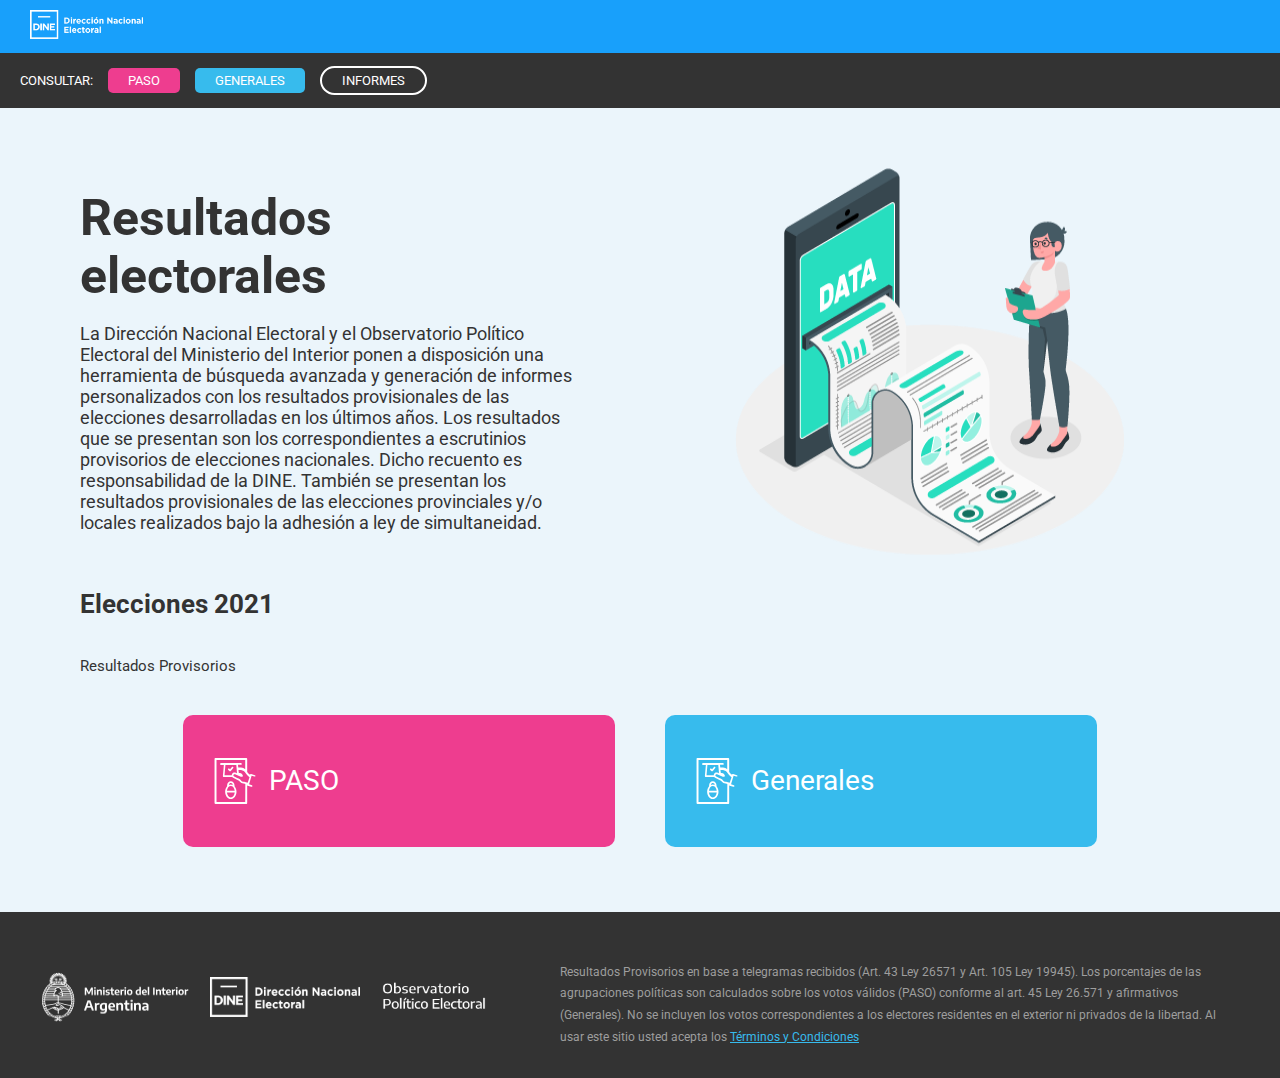
<file: index.html>
<!DOCTYPE html>
<html lang="es">

<head>
    <meta charset="UTF-8" />
    <meta name="viewport" content="width=device-width, initial-scale=1.0" />
    <link rel="shortcut icon" href="img/icons/favicon-16x16.png" type="image/png">
    <title>Sistema de Publicación de Resultados Electorales</title>

    <!-- Estilos CSS -->
    <link rel="stylesheet" href="css/common.css">
    <link rel="stylesheet" href="css/pages/index.css" />
</head>

<body>
    <header>
        <!--Barra de logo portal-->
        <div id="header-page">
            <div id="header-page-contenido">
            <a href="index.html"><img src="img/logo_DINE.png" alt="logo" id="logo"></a>
            </div>
        </div>
        <!--Barra de menú principal-->
        <div>
            <ul class="barra-menu">
                <li>CONSULTAR:</li>
                <li><a id="barra-menu-paso" href="paso.html"> paso </a></li>
                <li><a id="barra-menu-generales" href="generales.html"> generales </a></li>
                <li><a id="barra-menu-informes" href="informes.html"> informes</a></li>
            </ul>
        </div>
    </header>

    <!-- Contenido principal de la página -->
    <main>
        <section id="sec-titulo">
            <div id="sec-titulo-texto">
                <!--Seccion para agregar una palicula favorita por codigo-->
                <h2 id="sec-titulo-h2">Resultados electorales</h2>
                <p id="sec-titulo-p">La Dirección Nacional Electoral y el Observatorio Político Electoral del
                    Ministerio
                    del Interior ponen a disposición una herramienta de búsqueda avanzada y generación
                    de informes personalizados con los resultados provisionales de las elecciones
                    desarrolladas en los últimos años.

                    Los resultados que se presentan son los correspondientes a escrutinios provisorios de
                    elecciones nacionales. Dicho recuento es responsabilidad de la DINE. También se
                    presentan los resultados provisionales de las elecciones provinciales y/o locales
                    realizados bajo la adhesión a ley de simultaneidad.</p>
            </div>
            <div id="sec-titulo-img">
                <img src="img/sec_titulo_img.png" alt="sec-titulo-img" width="400px" height="410px">
            </div>
        </section>
        <!--<section id="sec-messages">

        </section>-->
        <section id="sec-contenido">
            <!--Seccion para contenido de la página-->
            <div id="sec-contenido-texto">
                <h1 id="sec-contenido-h1">Elecciones 2021</h1>
                <p id="sec-contenido-p">Resultados Provisorios</p>
            </div>

            <div id="botones-paso-generales">
                <a href="paso.html">
                    <div id="paso"> <svg version="1.1" id="Capa_1" xmlns="http://www.w3.org/2000/svg"
                            xmlns:xlink="http://www.w3.org/1999/xlink" x="0px" y="0px" width="841.889px"
                            height="595.281px" viewBox="0 0 841.889 595.281" enable-background="new 0 0 841.889 595.281"
                            xml:space="preserve" class="v-icon__component theme--light"
                            style="font-size: 70px; height: 70px; width: 70px;">
                            <g>
                                <path fill="#FFFFFF"
                                    d="M671.434,227.503l-43.614-14.145c-2.358-1.179-4.716-1.179-8.252,1.179 c-2.357,1.179-4.715,3.536-4.715,5.894l-1.179,3.536c-9.431-8.251-22.396-20.039-34.185-35.363V31.827 c0-7.072-5.894-11.788-11.788-11.788H198.746c-7.073,0-11.788,5.895-11.788,11.788v530.448c0,7.072,4.715,11.787,11.788,11.787 h368.955c7.073,0,11.788-4.715,11.788-11.787V348.917c1.179,2.357,3.536,3.536,4.715,4.716l44.794,14.145c1.179,0,2.357,0,3.536,0 c4.715,0,8.251-2.357,9.43-7.072s-1.179-10.609-5.894-12.967l0,0l-34.185-11.787l30.648-102.554l34.185,10.608l0,0 c4.715,1.179,10.608-1.179,12.966-7.072C679.685,234.576,676.149,228.682,671.434,227.503z M555.914,550.487H210.533V43.615 h345.381v113.162c-29.47-25.934-77.799-21.218-83.693-20.039l-3.536-34.185h35.363c5.894,0,10.609-4.715,10.609-10.609 c0-5.894-4.716-10.608-10.609-10.608H262.4c-4.715,2.357-9.43,7.072-9.43,12.966c0,5.895,4.715,10.609,10.608,10.609h35.363 l-11.787,132.022c0,2.357,1.179,5.894,2.357,8.251c2.357,2.358,4.715,3.537,7.072,3.537h103.731 c5.895,9.43,15.324,12.966,16.503,14.145c0,0,29.47,15.324,51.866,24.755c12.967,5.894,15.324,9.43,20.039,14.145 c2.357,3.537,5.894,7.073,10.609,10.609c14.146,12.967,34.185,14.146,40.078,15.324l17.682,4.715L555.914,550.487z M456.897,203.927l-8.251-3.536c-1.179-1.179-17.682-8.251-31.827-3.536c-8.251,2.357-14.145,8.251-18.86,17.682 c-2.357,4.715-3.536,8.251-3.536,12.967h-87.229l10.608-122.593h130.844L456.897,203.927z M585.383,319.448l-42.436-11.788 c-1.179,0-2.357,0-3.536,0c0,0-17.682,0-28.291-9.431c-3.536-3.536-5.894-7.072-8.251-9.43 c-5.894-7.073-11.788-12.967-27.112-20.039c-22.396-9.431-50.687-24.755-51.865-24.755c0,0-7.073-3.536-9.431-9.43 c-1.179-3.536-1.179-7.072,1.179-10.609c2.357-4.715,4.716-5.894,7.073-7.072c5.894-2.357,14.145,1.179,17.682,2.357l62.475,25.933 c4.715,1.18,15.324,4.716,22.396-2.357c4.715-4.715,3.536-11.787-2.357-21.218c-10.609-16.503-29.469-20.039-37.721-20.039 c-1.179,0-2.357,0-2.357,0c-1.179,0-2.357,0-3.536,0l0,0l-4.716-36.542l-1.179-8.251c0,0,0,0,1.179,09c0,0,56.581-8.252,76.621,24.754c15.323,25.933,38.899,50.688,56.58,62.475L585.383,319.448z">
                                </path>
                                <path fill="#FFFFFF"
                                    d="M368.49,179.174c2.357,1.179,3.536,2.357,5.894,2.357l0,0l0,0c3.536,0,5.895-1.179,8.252-3.536 l29.469-35.363c3.536-4.715,2.357-10.609-1.179-14.146c-2.357-1.179-4.715-2.357-7.072-2.357c-2.358,0-4.716,1.179-7.073,3.536 l-12.966,15.324l-9.431,11.788l-5.894-4.716l-4.715-3.536c-4.716-3.536-10.609-2.357-14.146,2.357 c-3.536,4.716-2.357,10.609,2.357,14.146L368.49,179.174z">
                                </path>
                                <path fill="#FFFFFF"
                                    d="M427.428,359.526c0-2.357,0-3.536,0-5.894c0,0,0,0,0-1.18l0,0l0,0c0-28.29-20.039-50.688-44.793-50.688 c-24.755,0-44.794,22.397-44.794,50.688l0,0l0,0c0,2.358,0,4.716,0,7.073c-14.145,16.503-23.575,40.078-23.575,67.189l0,0l0,0 c0,48.33,30.648,88.408,68.369,88.408c37.72,0,68.368-40.078,68.368-88.408l0,0l0,0 C451.003,399.604,441.573,376.029,427.428,359.526z M382.635,495.085c-23.576,0-43.615-25.933-47.151-57.76h94.302 C427.428,469.152,407.389,495.085,382.635,495.085z M406.21,344.202c-7.073-3.536-15.324-5.894-23.575-5.894 c-8.252,0-16.503,2.357-23.576,5.894c3.537-12.967,12.967-21.218,23.576-21.218C394.422,321.805,403.853,331.235,406.21,344.202z M382.635,358.347c23.575,0,43.614,24.754,47.15,57.76h-94.302C339.02,383.101,359.059,358.347,382.635,358.347z">
                                </path>
                            </g>
                        </svg> PASO
                    </div>
                </a>

                <a href="generales.html">
                    <div id="generales"><svg version="1.1" id="Capa_1" xmlns="http://www.w3.org/2000/svg"
                            xmlns:xlink="http://www.w3.org/1999/xlink" x="0px" y="0px" width="841.889px"
                            height="595.281px" viewBox="0 0 841.889 595.281" enable-background="new 0 0 841.889 595.281"
                            xml:space="preserve" class="v-icon__component theme--light"
                            style="font-size: 70px; height: 70px; width: 70px;">
                            <g>
                                <path fill="#FFFFFF"
                                    d="M671.434,227.503l-43.614-14.145c-2.358-1.179-4.716-1.179-8.252,1.179 c-2.357,1.179-4.715,3.536-4.715,5.894l-1.179,3.536c-9.431-8.251-22.396-20.039-34.185-35.363V31.827 c0-7.072-5.894-11.788-11.788-11.788H198.746c-7.073,0-11.788,5.895-11.788,11.788v530.448c0,7.072,4.715,11.787,11.788,11.787 h368.955c7.073,0,11.788-4.715,11.788-11.787V348.917c1.179,2.357,3.536,3.536,4.715,4.716l44.794,14.145c1.179,0,2.357,0,3.536,0 c4.715,0,8.251-2.357,9.43-7.072s-1.179-10.609-5.894-12.967l0,0l-34.185-11.787l30.648-102.554l34.185,10.608l0,0 c4.715,1.179,10.608-1.179,12.966-7.072C679.685,234.576,676.149,228.682,671.434,227.503z M555.914,550.487H210.533V43.615 h345.381v113.162c-29.47-25.934-77.799-21.218-83.693-20.039l-3.536-34.185h35.363c5.894,0,10.609-4.715,10.609-10.609 c0-5.894-4.716-10.608-10.609-10.608H262.4c-4.715,2.357-9.43,7.072-9.43,12.966c0,5.895,4.715,10.609,10.608,10.609h35.363 l-11.787,132.022c0,2.357,1.179,5.894,2.357,8.251c2.357,2.358,4.715,3.537,7.072,3.537h103.731 c5.895,9.43,15.324,12.966,16.503,14.145c0,0,29.47,15.324,51.866,24.755c12.967,5.894,15.324,9.43,20.039,14.145 c2.357,3.537,5.894,7.073,10.609,10.609c14.146,12.967,34.185,14.146,40.078,15.324l17.682,4.715L555.914,550.487z M456.897,203.927l-8.251-3.536c-1.179-1.179-17.682-8.251-31.827-3.536c-8.251,2.357-14.145,8.251-18.86,17.682 c-2.357,4.715-3.536,8.251-3.536,12.967h-87.229l10.608-122.593h130.844L456.897,203.927z M585.383,319.448l-42.436-11.788 c-1.179,0-2.357,0-3.536,0c0,0-17.682,0-28.291-9.431c-3.536-3.536-5.894-7.072-8.251-9.43 c-5.894-7.073-11.788-12.967-27.112-20.039c-22.396-9.431-50.687-24.755-51.865-24.755c0,0-7.073-3.536-9.431-9.43 c-1.179-3.536-1.179-7.072,1.179-10.609c2.357-4.715,4.716-5.894,7.073-7.072c5.894-2.357,14.145,1.179,17.682,2.357l62.475,25.933 c4.715,1.18,15.324,4.716,22.396-2.357c4.715-4.715,3.536-11.787-2.357-21.218c-10.609-16.503-29.469-20.039-37.721-20.039 c-1.179,0-2.357,0-2.357,0c-1.179,0-2.357,0-3.536,0l0,0l-4.716-36.542l-1.179-8.251c0,0,0,0,1.179,09c0,0,56.581-8.252,76.621,24.754c15.323,25.933,38.899,50.688,56.58,62.475L585.383,319.448z">
                                </path>
                                <path fill="#FFFFFF"
                                    d="M368.49,179.174c2.357,1.179,3.536,2.357,5.894,2.357l0,0l0,0c3.536,0,5.895-1.179,8.252-3.536 l29.469-35.363c3.536-4.715,2.357-10.609-1.179-14.146c-2.357-1.179-4.715-2.357-7.072-2.357c-2.358,0-4.716,1.179-7.073,3.536 l-12.966,15.324l-9.431,11.788l-5.894-4.716l-4.715-3.536c-4.716-3.536-10.609-2.357-14.146,2.357 c-3.536,4.716-2.357,10.609,2.357,14.146L368.49,179.174z">
                                </path>
                                <path fill="#FFFFFF"
                                    d="M427.428,359.526c0-2.357,0-3.536,0-5.894c0,0,0,0,0-1.18l0,0l0,0c0-28.29-20.039-50.688-44.793-50.688 c-24.755,0-44.794,22.397-44.794,50.688l0,0l0,0c0,2.358,0,4.716,0,7.073c-14.145,16.503-23.575,40.078-23.575,67.189l0,0l0,0 c0,48.33,30.648,88.408,68.369,88.408c37.72,0,68.368-40.078,68.368-88.408l0,0l0,0 C451.003,399.604,441.573,376.029,427.428,359.526z M382.635,495.085c-23.576,0-43.615-25.933-47.151-57.76h94.302 C427.428,469.152,407.389,495.085,382.635,495.085z M406.21,344.202c-7.073-3.536-15.324-5.894-23.575-5.894 c-8.252,0-16.503,2.357-23.576,5.894c3.537-12.967,12.967-21.218,23.576-21.218C394.422,321.805,403.853,331.235,406.21,344.202z M382.635,358.347c23.575,0,43.614,24.754,47.15,57.76h-94.302C339.02,383.101,359.059,358.347,382.635,358.347z">
                                </path>
                            </g>
                        </svg> Generales
                    </div>
                </a>
            </div>
        </section>
    </main>

    <!--Pie de página-->
    <footer class="footer">
        <div class="footer-img">
            <img src="img/icons/logo_ministerio.png" alt="Ministerio-del-Interior_pluma" width="150" height="50">
            <img src="img/icons/Logo_DINE_negativo.a88f983e.png" alt="Logo_DINE_negativo" class="logo_dine"
                width="150px" height="40">
            <img src="img/icons/logo_observatorio.png" alt="logos_001-10" width="140" height="50">
        </div>

        <p class="footer-p">Resultados Provisorios en base a telegramas recibidos (Art. 43 Ley 26571 y Art. 105 Ley
            19945). Los
            porcentajes de las agrupaciones políticas son calculados sobre los votos válidos (PASO) conforme al art. 45
            Ley 26.571 y afirmativos (Generales). No se incluyen los votos correspondientes a los electores residentes
            en el exterior ni privados de la libertad. Al usar este sitio usted acepta los <a href="term_condiciones.html" target="_blank">Términos y Condiciones</a>
        </p>
    </footer>
</body>

</html>
</file>
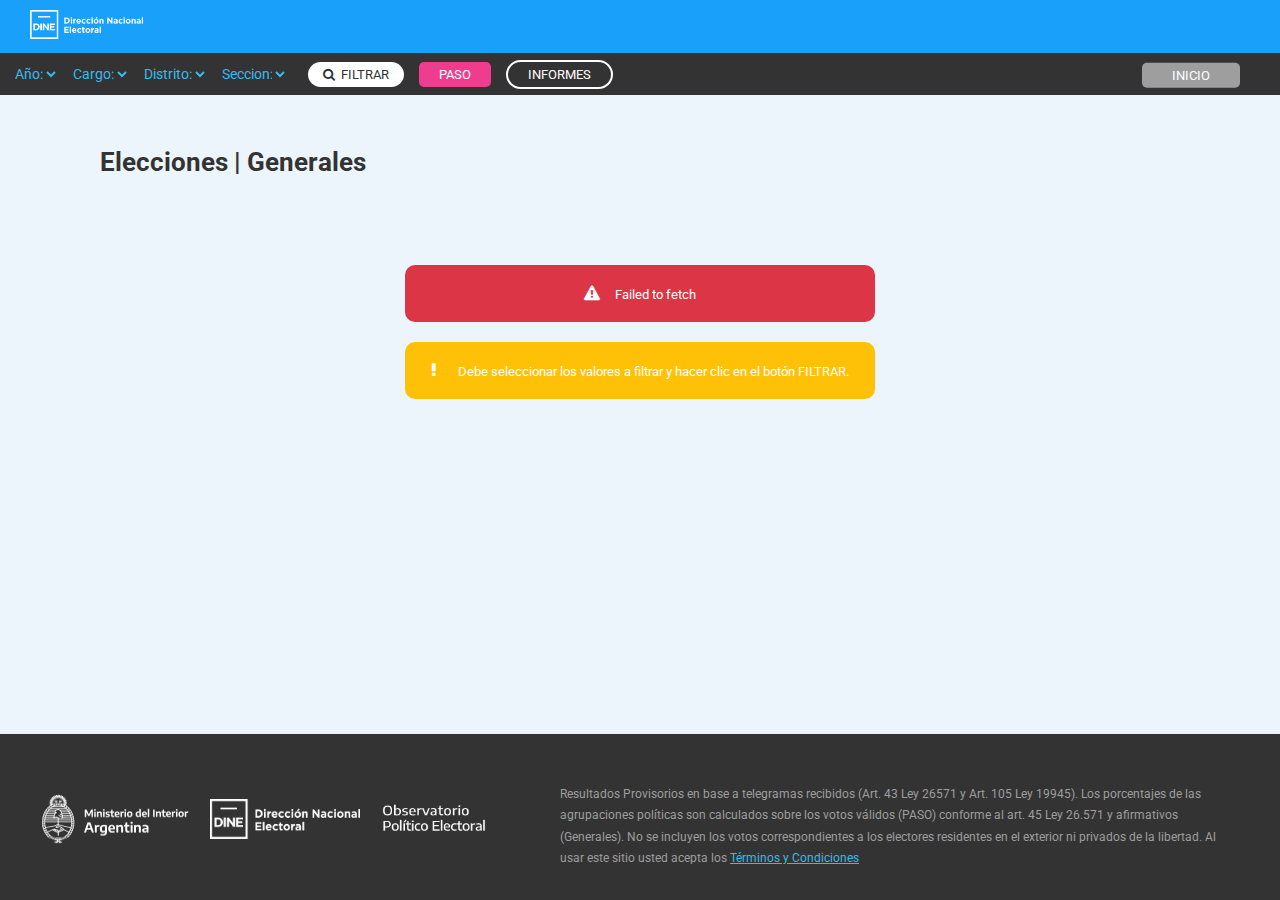
<file: generales.html>
<!DOCTYPE html>
<html lang="es">

<head>
    <meta charset="UTF-8" />
    <meta name="viewport" content="width=device-width, initial-scale=1.0" />
    <link rel="shortcut icon" type="image/png" href="img/icons/favicon-16x16.png">
    <title>Sistema de Publicación de Resultados Electorales</title>

    <!-- Estilos CSS -->
    <link rel="stylesheet" href="css/common.css" />
    <link rel="stylesheet" href="css/pages/generales.css" />

    <!--Link font awesome-->
    <link rel="stylesheet" href="https://cdnjs.cloudflare.com/ajax/libs/font-awesome/4.7.0/css/font-awesome.min.css">

    <!--Script -->
    <script src="js/common.js" defer></script>
    <script src="js/generales.js" defer> </script>
    <script src="js/colores.js" defer> </script>
    <script src="js/mapas.js" defer> </script>
</head>

<body>
    <header>
        <!--Barra de logo portal-->
        <div id="header-page">
            <div id="header-page-contenido">
                <a href="index.html"><img src="img/logo_DINE.png" alt="logo" id="logo"></a>
            </div>
        </div>
        <!--Barra de menú principal-->
        <div>
            <ul class="barra-menu">
                <form>
                    <li>
                        <select class="desplegable" id="seleccionAnio">
                            <option disabled selected value='año'> Año: </option>
                        </select>
                    </li>
                    <li>
                        <select class="desplegable" id="seleccionCargo">
                            <option disabled selected value = 'cargo'> Cargo: </option>
                        </select>
                    </li>
                    <li>
                        <select class="desplegable" id="seleccionDistrito">
                            <option disabled selected value = "distrito"> Distrito: </option>
                        </select>
                    </li>
                    <input type="hidden" id="hdSeccionProvincial" name="hdSeccionProvincial">
                    <li>
                        <select class="desplegable" id="seleccionSeccion">
                            <option disabled selected value ="seccion"> Seccion: </option>
                        </select>
                    </li>
                </form>
                <li id="barra-menu-filtrar"><i class="fa fa-search"></i>&nbsp filtrar</li>
                <li><a id="barra-menu-paso" href="paso.html"> paso </a></li>
                <li><a id="barra-menu-informes" href="informes.html"> informes</a></li>
                <li><a id="barra-menu-inicio" href="index.html"> inicio </a></li>
            </ul>
        </div>
    </header>

    <!-- Contenido principal de la página -->
    <main>
        <section id="sec-titulo">
            <h1 id="titulo-inicio">Elecciones | Generales </h1>
        </section>

        <!-- Mensajes usuario -->
        <section id="sec-mensajes">
            <div class="sec-titulo-mensajes">
                <p class="sec-titulo-exito mensaje" id="mensaje-verde"><i class="fa fa-thumbs-up" style="font-size: 16px" style = "color: white;"></i> <span id="texto-verde">&nbsp </span></p>
                <p class="sec-titulo-error mensaje" id="mensaje-rojo"><i class="fa fa-exclamation-triangle" style="font-size: 16px" style = "color: white;"></i><span id="texto-rojo">&nbsp</span></p>
                <p class="sec-titulo-imcompleto mensaje" id="mensaje-amarillo"><i class="fa fa-exclamation" style="font-size: 16px" style = "color: white;"></i><span id="texto-amarillo">&nbsp Debe seleccionar los valores a filtrar y hacer clic en el botón FILTRAR.</span></p>
            </div>
        </section>

        <!-- sec-contenido-titulo -->
        <section id="sec-titulo">
            <h1 id="titulo"></h1>
            <p id="subtitulo"></p>
            <p class="sec-titulo-imcompleto mensaje" id="mensaje-amarillo-titulo"><i class="fa fa-exclamation" style="font-size: 16px" style = "color: white;"></i><span id="texto-amarillo">&nbsp No se encontró información para la consulta realizada.</span></p>
            <p class="sec-titulo-error mensaje" id="mensaje-rojo-titulo"><i class="fa fa-exclamation-triangle" style="font-size: 16px" style = "color: white;"></i><span id="texto-rojo-titulo">&nbsp</span></p>
        </section>
        
        <!-- sec-contenido-botones -->
        <section id="sec-contenido">
            <div id="sec-contenido-botones">
                <div id="boton-informe">
                    + Agregar a informe
                </div>

                <div id="recuadro-resumen-info">
                    <div id="boton-mesas-escrutadas">
                        <div id="svg-mesas-escrutadas"><svg version="1.1" id="Capa_1" xmlns="http://www.w3.org/2000/svg"
                                xmlns:xlink="http://www.w3.org/1999/xlink" x="0px" y="0px" width="841.889px"
                                height="595.281px" viewBox="0 0 841.889 595.281"
                                enable-background="new 0 0 841.889 595.281" xml:space="preserve"
                                class="v-icon__component theme--light"
                                style="font-size: 50px; height: 50px; width: 50px; margin: 7px 8px 7px 5px;">
                                <g>
                                    <path fill="#FFFFFF"
                                        d="M671.434,227.503l-43.614-14.145c-2.358-1.179-4.716-1.179-8.252,1.179 c-2.357,1.179-4.715,3.536-4.715,5.894l-1.179,3.536c-9.431-8.251-22.396-20.039-34.185-35.363V31.827 c0-7.072-5.894-11.788-11.788-11.788H198.746c-7.073,0-11.788,5.895-11.788,11.788v530.448c0,7.072,4.715,11.787,11.788,11.787 h368.955c7.073,0,11.788-4.715,11.788-11.787V348.917c1.179,2.357,3.536,3.536,4.715,4.716l44.794,14.145c1.179,0,2.357,0,3.536,0 c4.715,0,8.251-2.357,9.43-7.072s-1.179-10.609-5.894-12.967l0,0l-34.185-11.787l30.648-102.554l34.185,10.608l0,0 c4.715,1.179,10.608-1.179,12.966-7.072C679.685,234.576,676.149,228.682,671.434,227.503z M555.914,550.487H210.533V43.615 h345.381v113.162c-29.47-25.934-77.799-21.218-83.693-20.039l-3.536-34.185h35.363c5.894,0,10.609-4.715,10.609-10.609 c0-5.894-4.716-10.608-10.609-10.608H262.4c-4.715,2.357-9.43,7.072-9.43,12.966c0,5.895,4.715,10.609,10.608,10.609h35.363 l-11.787,132.022c0,2.357,1.179,5.894,2.357,8.251c2.357,2.358,4.715,3.537,7.072,3.537h103.731 c5.895,9.43,15.324,12.966,16.503,14.145c0,0,29.47,15.324,51.866,24.755c12.967,5.894,15.324,9.43,20.039,14.145 c2.357,3.537,5.894,7.073,10.609,10.609c14.146,12.967,34.185,14.146,40.078,15.324l17.682,4.715L555.914,550.487z M456.897,203.927l-8.251-3.536c-1.179-1.179-17.682-8.251-31.827-3.536c-8.251,2.357-14.145,8.251-18.86,17.682 c-2.357,4.715-3.536,8.251-3.536,12.967h-87.229l10.608-122.593h130.844L456.897,203.927z M585.383,319.448l-42.436-11.788 c-1.179,0-2.357,0-3.536,0c0,0-17.682,0-28.291-9.431c-3.536-3.536-5.894-7.072-8.251-9.43 c-5.894-7.073-11.788-12.967-27.112-20.039c-22.396-9.431-50.687-24.755-51.865-24.755c0,0-7.073-3.536-9.431-9.43 c-1.179-3.536-1.179-7.072,1.179-10.609c2.357-4.715,4.716-5.894,7.073-7.072c5.894-2.357,14.145,1.179,17.682,2.357l62.475,25.933 c4.715,1.18,15.324,4.716,22.396-2.357c4.715-4.715,3.536-11.787-2.357-21.218c-10.609-16.503-29.469-20.039-37.721-20.039 c-1.179,0-2.357,0-2.357,0c-1.179,0-2.357,0-3.536,0l0,0l-4.716-36.542l-1.179-8.251c0,0,0,0,1.179,09c0,0,56.581-8.252,76.621,24.754c15.323,25.933,38.899,50.688,56.58,62.475L585.383,319.448z">
                                    </path>
                                    <path fill="#FFFFFF"
                                        d="M368.49,179.174c2.357,1.179,3.536,2.357,5.894,2.357l0,0l0,0c3.536,0,5.895-1.179,8.252-3.536 l29.469-35.363c3.536-4.715,2.357-10.609-1.179-14.146c-2.357-1.179-4.715-2.357-7.072-2.357c-2.358,0-4.716,1.179-7.073,3.536 l-12.966,15.324l-9.431,11.788l-5.894-4.716l-4.715-3.536c-4.716-3.536-10.609-2.357-14.146,2.357 c-3.536,4.716-2.357,10.609,2.357,14.146L368.49,179.174z">
                                    </path>
                                    <path fill="#FFFFFF"
                                        d="M427.428,359.526c0-2.357,0-3.536,0-5.894c0,0,0,0,0-1.18l0,0l0,0c0-28.29-20.039-50.688-44.793-50.688 c-24.755,0-44.794,22.397-44.794,50.688l0,0l0,0c0,2.358,0,4.716,0,7.073c-14.145,16.503-23.575,40.078-23.575,67.189l0,0l0,0 c0,48.33,30.648,88.408,68.369,88.408c37.72,0,68.368-40.078,68.368-88.408l0,0l0,0 C451.003,399.604,441.573,376.029,427.428,359.526z M382.635,495.085c-23.576,0-43.615-25.933-47.151-57.76h94.302 C427.428,469.152,407.389,495.085,382.635,495.085z M406.21,344.202c-7.073-3.536-15.324-5.894-23.575-5.894 c-8.252,0-16.503,2.357-23.576,5.894c3.537-12.967,12.967-21.218,23.576-21.218C394.422,321.805,403.853,331.235,406.21,344.202z M382.635,358.347c23.575,0,43.614,24.754,47.15,57.76h-94.302C339.02,383.101,359.059,358.347,382.635,358.347z">
                                    </path>
                                </g>
                            </svg>
                        </div>
                        <div class="texto-porcentaje">
                            <p id="texto-mesas-escrutadas">Mesas Escrutadas</p>
                            <p id="porcentaje-mesas-escrutadas"></p>
                        </div>
                    </div>

                    <div id="boton-electores">
                        <div id="svg-electores"><svg version="1.1" id="Layer_1" xmlns="http://www.w3.org/2000/svg"
                                xmlns:xlink="http://www.w3.org/1999/xlink" x="0px" y="0px" width="841.889px"
                                height="595.281px" viewBox="0 0 841.889 595.281"
                                enable-background="new 0 0 841.889 595.281" xml:space="preserve"
                                class="v-icon__component theme--light"
                                style="font-size: 50px; height: 50px; width: 50px; margin-right: 5px;">
                                <title>comunidad</title>
                                <path fill="#FFFFFF"
                                    d="M462.824,342.115h-0.59c-3.125-1.252-6.67-0.854-9.438,1.062c-10.771,7.341-23.424,11.436-36.453,11.797
                                                                    c-13.2-0.436-26.022-4.519-37.043-11.797c-2.89-1.642-6.43-1.642-9.319,0c-54.148,26.779-76.682,98.859-71.845,112.897
                                                                    c0.632,1.725,1.735,3.237,3.186,4.365c34.136,22.816,73.983,35.608,115.021,36.925c41.28-0.521,81.446-13.472,115.257-37.161
                                                                    c1.454-1.173,2.557-2.724,3.186-4.482C539.387,440.739,516.973,368.659,462.824,342.115z M458.813,359.693
                                                                    c5.067,2.88,9.848,6.237,14.275,10.027l-21.707,27.016l-21.353-26.426c10.135-1.979,19.866-5.647,28.784-10.854V359.693z
                                                                    M434.039,395.084l-17.342,20.999c0,0,0,0.59,0,0.826c0,0.235,0,0,0-0.826l-17.224-20.999l17.578-21.471L434.039,395.084z
                                                                    M373.992,359.693c8.952,5.199,18.728,8.83,28.902,10.735l-21.588,26.308l-22.061-27.252c4.616-3.762,9.55-7.117,14.746-10.027
                                                                    V359.693z M315.007,447.464c5.307-26.169,17.715-50.372,35.863-69.957l25.6,32.088c1.272,1.329,3,2.13,4.837,2.241
                                                                    c1.824-0.022,3.548-0.841,4.719-2.241l4.837-5.898l12.977,15.69l-31.853,52.497c-20.349-4.863-39.705-13.204-57.216-24.656
                                                                    L315.007,447.464z M416.579,478.725c-10.703-0.196-21.366-1.381-31.852-3.539l31.852-52.143l32.088,52.496
                                                                    c-10.662,1.965-21.481,2.952-32.323,2.95L416.579,478.725z M461.29,472.709l-32.441-52.851l12.977-15.69l4.955,5.898
                                                                    c1.138,1.441,2.883,2.27,4.719,2.242l0,0c1.824-0.023,3.548-0.842,4.719-2.242l25.718-32.56
                                                                    c18.07,19.442,30.544,43.411,36.099,69.367c-17.312,11.868-36.609,20.539-56.979,25.6L461.29,472.709z">
                                </path>
                                <path fill="#FFFFFF" d="M416.462,340.935c45.3,0,81.753-54.856,81.753-100.157c1.717-45.184-33.521-83.204-78.705-84.92
                                                                    s-83.204,33.521-84.92,78.706c-0.078,2.07-0.078,4.144,0,6.214C334.59,286.079,371.043,340.935,416.462,340.935z M480.756,240.778
                                                                    c0,1.298,0,2.596,0,3.894c-18.168-6.606-25.364-40.229-27.842-56.98C470.381,199.714,480.797,219.574,480.756,240.778z
                                                                    M352.05,240.778c0.387-35.316,29.094-63.76,64.412-63.822c7.58,0.036,15.093,1.435,22.178,4.129
                                                                    c-5.771,25.088-21.943,46.535-44.475,58.985c-12.627,7.394-27.523,9.911-41.88,7.079C352.168,244.553,352.05,242.666,352.05,240.778
                                                                    z M362.549,260.244c13.056-0.269,25.851-3.71,37.278-10.028c19.154-10.271,34.437-26.506,43.531-46.244
                                                                    c4.719,20.645,14.864,47.188,35.392,53.087c-6.96,32.56-33.268,66.418-62.406,66.418s-54.03-32.089-61.816-63.94
                                                                    C357.182,259.952,359.863,260.188,362.549,260.244z">
                                </path>
                                <path fill="#FFFFFF"
                                    d="M542.454,249.036l0.944,3.186c0.522,1.727,0.839,3.508,0.943,5.309l0,0c-0.551,1.18-1.966,3.657-4.247,7.433
                                                                    l-1.062,1.77c-1.563,2.695-1.181,6.096,0.943,8.376c6.438,6.525,14.637,11.034,23.595,12.977c0.584,0.114,1.185,0.114,1.77,0
                                                                    c3.892,0.367,7.345-2.489,7.713-6.381c0.352-3.722-2.251-7.075-5.943-7.658c-4.577-1.021-8.934-2.859-12.859-5.427
                                                                    c1.602-2.582,2.87-5.356,3.775-8.258c0.116-1.177,0.116-2.362,0-3.539c-0.062-3.077-0.537-6.133-1.416-9.083l-0.943-3.422
                                                                    c0-1.298-0.826-2.595-1.18-3.893v-1.18c-3.318-7.425-5.047-15.462-5.073-23.595c0.729-30.418,25.977-54.486,56.395-53.759
                                                                    s54.486,25.977,53.759,56.395c-0.187,7.795-2.025,15.461-5.395,22.492l-2.124,7.433c-0.941,3.021-1.457,6.157-1.533,9.319
                                                                    c-0.116,1.177-0.116,2.362,0,3.539c-0.056,0.352-0.056,0.71,0,1.062c0.976,2.515,2.201,4.926,3.657,7.196
                                                                    c-2.936,1.979-6.159,3.49-9.556,4.483c-3.891,0.815-6.383,4.629-5.567,8.52c0.815,3.89,4.63,6.382,8.52,5.566
                                                                    c0.443-0.093,0.877-0.228,1.294-0.401c7.512-2.082,14.32-6.159,19.701-11.797c2.093-2.286,2.518-5.642,1.062-8.376l-1.062-1.77
                                                                    c-0.943-1.534-3.421-5.663-4.246-7.314v-0.59c0.017-1.81,0.336-3.604,0.943-5.309c0.59-2.478,1.298-4.837,1.77-6.371
                                                                    c15.945-34.834,0.633-75.999-34.201-91.944s-75.999-0.633-91.944,34.201c-8.279,18.087-8.396,38.857-0.319,57.036L542.454,249.036z">
                                </path>
                                <path fill="#FFFFFF"
                                    d="M642.375,297.64c-2.532-1.03-5.412-0.72-7.668,0.825c-8.872,5.963-19.276,9.24-29.965,9.438
                                                                    c-10.801-0.386-21.289-3.732-30.318-9.674c-2.138-1.544-4.956-1.771-7.313-0.59l0,0c-23.636,13.269-41.938,34.323-51.789,59.575
                                                                    c3.657,4.247,7.078,8.612,10.263,12.977c5.804-16.099,14.791-30.863,26.426-43.413l24.42,27.134
                                                                    c0.923,1.054,2.257,1.656,3.657,1.651l0,0c1.508-0.124,2.886-0.899,3.775-2.124l20.526-29.729l20.881,30.201
                                                                    c0.928,1.18,2.285,1.943,3.775,2.123l0,0c1.43-0.02,2.79-0.615,3.774-1.651l24.893-27.134c15.105,16.03,25.513,35.905,30.082,57.452
                                                                    c-24.783,16.33-53.728,25.214-83.405,25.6c-22.516-0.792-44.649-6.045-65.12-15.454c3.217,5.863,6.131,11.888,8.73,18.05
                                                                    c18.353,6.987,37.713,10.971,57.334,11.797c33.779-0.463,66.647-11.022,94.376-30.318c1.199-0.993,2.098-2.301,2.596-3.775
                                                                    C705.608,378.923,687.204,319.819,642.375,297.64z M579.615,342.705l-20.881-22.65c3.726-2.86,7.67-5.425,11.797-7.668
                                                                    c7.562,4.349,15.827,7.343,24.42,8.848L579.615,342.705z M629.989,342.705l-14.864-21.353c8.595-1.564,16.855-4.598,24.42-8.966
                                                                    c4.164,2.182,8.113,4.749,11.797,7.668L629.989,342.705z"></path>
                                <path fill="#FFFFFF"
                                    d="M628.337,190.877c-1.385-2.284-4.359-3.014-6.644-1.628c-1.115,0.676-1.91,1.773-2.204,3.044
                                                                    c-6.253,27.959-24.774,29.492-39.639,30.79c-8.729,0.708-18.639,1.651-18.639,11.207c0,24.185,19.465,53.323,43.53,53.323
                                                                    c24.066,0,43.649-29.139,43.649-53.323C643.531,219.045,636.794,204.462,628.337,190.877z M604.743,278.057
                                                                    c-17.932,0-33.976-24.42-34.094-43.649c3.214-1.169,6.607-1.768,10.027-1.77c13.213-1.18,34.447-2.949,44.711-27.251
                                                                    c5.456,9.175,9.925,18.903,13.331,29.021C638.719,253.637,622.792,278.057,604.743,278.057z">
                                </path>
                                <path fill="#FFFFFF"
                                    d="M313.709,362.996c3.304-4.011,6.843-7.903,10.5-11.797c-10.078-22.699-27.316-41.47-49.076-53.44l0,0
                                                                    c-2.572-1.03-5.487-0.721-7.786,0.825c-8.815,5.99-19.19,9.271-29.847,9.438c-10.771-0.347-21.232-3.697-30.2-9.674
                                                                    c-2.422-1.345-5.365-1.345-7.786,0c-44.476,22.061-62.879,81.046-58.985,92.606c0.544,1.449,1.483,2.717,2.713,3.657
                                                                    c28.015,18.697,60.712,29.161,94.377,30.201c16.017-0.268,31.911-2.851,47.188-7.669c1.908-5.903,4.153-11.693,6.724-17.341
                                                                    c-14.479,5.61-29.701,9.067-45.183,10.263l25.01-51.553c1.152-2.354,0.273-5.196-2.005-6.488l-10.146-5.898l21.234-27.605
                                                                    C295.008,330.396,306.432,345.669,313.709,362.996z M153.741,384.349c5.684-25.848,19.895-49.032,40.346-65.828l21.234,27.487
                                                                    l-10.146,5.898c-2.234,1.332-3.06,4.165-1.887,6.488l24.892,51.554C201.697,407.4,176.191,398.629,153.741,384.349z
                                                                    M232.192,396.146l-18.285-37.751l10.971-6.488c1.257-0.7,2.157-1.9,2.478-3.304c0.226-1.408-0.114-2.85-0.943-4.011l-24.303-32.088
                                                                    l0,0c9.059,5.185,19.108,8.401,29.493,9.438c0.472,22.65,0.708,55.564,0.59,73.731V396.146z M247.764,344.593
                                                                    c-1.677,2.163-1.283,5.275,0.879,6.952c0.171,0.132,0.35,0.253,0.536,0.362l10.972,6.488l-17.932,38.341c0-12.505,0-35.392,0-74.204
                                                                    c10.56-1.072,20.771-4.369,29.965-9.673l0,0L247.764,344.593z">
                                </path>
                                <path fill="#FFFFFF"
                                    d="M180.521,255.171c5.19,10.382,23.594,41.525,56.743,41.525c33.15,0,51.554-31.144,56.744-41.525
                                                                    c7.55-3.822,12.906-10.921,14.511-19.229c4.03-10.152,3.024-21.612-2.714-30.908c-1.321-1.697-2.869-3.205-4.601-4.482
                                                                    c-9.042-35.281-44.972-56.552-80.253-47.51c-23.321,5.977-41.532,24.188-47.509,47.51c-1.962,1.255-3.68,2.854-5.073,4.719
                                                                    c-5.66,9.234-6.664,20.588-2.713,30.672C167.249,244.36,172.775,251.508,180.521,255.171z M180.521,214.235
                                                                    c1.003-1.31,2.491-2.16,4.129-2.359l0,0c0.77,0.139,1.506-0.372,1.645-1.142c0.003-0.013,0.005-0.025,0.007-0.038
                                                                    c3.3-27.756,28.475-47.581,56.23-44.281c23.217,2.76,41.521,21.064,44.28,44.281c0.178,0.805,0.959,1.325,1.77,1.18
                                                                    c1.693,0.124,3.247,0.987,4.247,2.359c1.651,2.241,3.067,7.078,0,17.342c-1.415,4.954-4.247,10.735-8.848,9.438
                                                                    c-0.716-0.241-1.494,0.122-1.77,0.825c-7.668,19.584-24.892,39.284-45.772,39.284s-38.223-19.818-45.891-39.52
                                                                    c-0.238-0.571-0.797-0.944-1.416-0.944l0,0c-4.601,1.534-7.55-4.364-8.966-9.319c-2.595-10.027-1.18-14.864,0.473-17.105H180.521z">
                                </path>
                            </svg>
                        </div>
                        <div class="texto-porcentaje">
                            <p id="texto-electores">Electores</p>
                            <p id="porcentaje-electores"></p>
                        </div>
                    </div>

                    <div id="boton-participacion-escrutado">
                        <div id="svg-part-escrutado"><svg version="1.1" id="Layer_1" xmlns="http://www.w3.org/2000/svg"
                                xmlns:xlink="http://www.w3.org/1999/xlink" x="0px" y="0px" width="841.889px"
                                height="595.281px" viewBox="0 0 841.889 595.281"
                                enable-background="new 0 0 841.889 595.281" xml:space="preserve"
                                class="v-icon__component theme--light"
                                style="font-size: 50px; height: 50px; width: 50px;">
                                <title _mstTextHash="261118" _mstHash="2">Participación</title>
                                <path fill="#FFFFFF"
                                    d="M508.832,212.347c-2.05-2.229-4.488-4.068-7.195-5.427c-2.793-1.033-5.824-1.238-8.73-0.59
                            c-1.705,0.26-3.37,0.735-4.955,1.416c-10.957,5.935-20.277,14.485-27.133,24.892c-4.26,6.344-10.35,11.24-17.46,14.038V116.909
                            c1.236-5.799-2.462-11.501-8.261-12.737s-11.502,2.462-12.737,8.261c-0.315,1.476-0.315,3.001,0,4.477v70.782
                            c0,2.802-2.271,5.073-5.073,5.073s-5.072-2.271-5.072-5.073V97.326c0.751-6.472-3.886-12.327-10.357-13.079
                            c-0.048-0.006-0.095-0.011-0.143-0.016c-6.479,0.673-11.188,6.473-10.515,12.953c0.005,0.047,0.011,0.095,0.016,0.142v90.247
                            c0,2.802-2.271,5.073-5.072,5.073c-2.802,0-5.073-2.271-5.073-5.073v-80.81c0.771-6.364-3.682-12.18-10.027-13.095
                            c-6.48,0.673-11.188,6.473-10.515,12.953c0.005,0.047,0.01,0.095,0.016,0.142v90.365c0,2.802-2.271,5.073-5.073,5.073
                            s-5.072-2.271-5.072-5.073v-61.816c0.751-6.472-3.886-12.327-10.357-13.079c-0.048-0.005-0.095-0.011-0.143-0.016
                            c-6.48,0.674-11.188,6.473-10.515,12.953c0.005,0.047,0.01,0.095,0.016,0.142v128.234c-1.572,18.48,6.725,36.419,21.824,47.188
                            h81.636c11.325-6.8,20.806-16.28,27.605-27.605c2.595-4.837,4.837-9.319,7.078-13.566c6.687-16.377,16.459-31.315,28.785-44.003
                            c3.446-2.846,7.115-5.409,10.971-7.668c1.093-0.64,1.863-1.711,2.123-2.949C509.631,214.033,509.414,213.078,508.832,212.347z">
                                </path>
                                <path fill="#FFFFFF" d="M328.573,348.25h127.645c4.495,0,8.14,3.645,8.14,8.14l0,0v154.66l0,0H320.552l0,0V356.272
                            C320.615,351.868,324.17,348.313,328.573,348.25z"></path>
                                <rect x="339.073" y="317.695" fill="#FFFFFF" width="108.061" height="22.533"></rect>
                                <path fill="#FFFFFF" d="M657.24,282.422c-1.578-1.706-3.458-3.105-5.544-4.129c-2.162-0.592-4.444-0.592-6.606,0
                            c-1.346,0.213-2.655,0.61-3.894,1.18c-8.328,4.552-15.416,11.073-20.645,18.993c-3.306,4.799-7.938,8.529-13.331,10.736v-99.804
                            c1.083-4.431-1.632-8.899-6.062-9.982c-4.431-1.082-8.899,1.632-9.982,6.062c-0.314,1.288-0.314,2.632,0,3.92V263.9
                            c0.207,2.307-1.473,4.354-3.774,4.602c-2.343-0.122-4.143-2.12-4.021-4.462c0.002-0.047,0.005-0.093,0.009-0.14v-69.484
                            c1.083-4.431-1.632-8.899-6.062-9.981c-4.431-1.083-8.899,1.631-9.982,6.062c-0.314,1.288-0.314,2.632,0,3.92v69.013
                            c0.373,2.117-1.041,4.137-3.159,4.51c-2.117,0.372-4.136-1.042-4.509-3.159c-0.078-0.447-0.078-0.904,0-1.351v-61.816
                            c0.939-4.463-1.918-8.843-6.381-9.781c-4.463-0.939-8.842,1.917-9.781,6.381c-0.235,1.121-0.235,2.279,0,3.4v69.721
                            c0.737,2.02-0.303,4.255-2.322,4.992c-2.02,0.736-4.254-0.303-4.991-2.322c-0.315-0.862-0.315-1.808,0-2.67v-47.188
                            c0.938-4.463-1.918-8.842-6.381-9.781s-8.843,1.918-9.781,6.381c-0.236,1.121-0.236,2.279,0,3.4v98.152
                            c-1.186,13.88,4.937,27.377,16.162,35.627h62.524c8.877-5.241,16.299-12.623,21.588-21.471l5.309-10.382
                            c5.146-12.51,12.633-23.922,22.061-33.622c2.67-2.135,5.467-4.104,8.376-5.898c0.834-0.489,1.431-1.3,1.652-2.241
                            C657.869,283.641,657.694,282.938,657.24,282.422z"></path>
                                <path fill="#FFFFFF" d="M519.332,386.472h97.68c3.453,0,6.252,2.799,6.252,6.252v117.971l0,0H512.608l0,0V392.724
                            c-0.01-3.453,2.781-6.26,6.234-6.27C519.006,386.454,519.169,386.46,519.332,386.472z">
                                </path>
                                <rect x="527.354" y="363.114" fill="#FFFFFF" width="82.698" height="17.224"></rect>
                                <path fill="#FFFFFF" d="M304.508,320.173c-1.309-1.415-2.869-2.575-4.602-3.421c-1.851-0.524-3.812-0.524-5.662,0l-3.186,0.943
                            c-6.955,3.823-12.869,9.291-17.224,15.927c-2.748,4.048-6.654,7.173-11.207,8.966v-83.76c0.419-4.117-2.505-7.824-6.606-8.376
                            c-4.149,0.493-7.14,4.218-6.725,8.376v45.536c0.135,1.95-1.337,3.641-3.287,3.774c-0.005,0.001-0.011,0.001-0.016,0.001
                            c-1.909-0.187-3.322-1.861-3.186-3.775v-57.688c0.352-4.139-2.607-7.824-6.725-8.376c-4.116,0.552-7.075,4.237-6.724,8.376v57.688
                            c0.343,1.792-0.831,3.523-2.623,3.866c-1.792,0.344-3.522-0.831-3.865-2.623c-0.079-0.41-0.079-0.832,0-1.243v-51.671
                            c0.412-4.134-2.593-7.824-6.725-8.258c-4.1,0.493-7.071,4.144-6.725,8.258v57.688c0.001,1.759-1.425,3.186-3.184,3.187
                            s-3.186-1.425-3.187-3.184c0-0.001,0-0.002,0-0.003v-39.049c0.352-4.139-2.607-7.824-6.725-8.376
                            c-4.149,0.493-7.139,4.218-6.725,8.376v82.58c-1.079,11.861,4.222,23.405,13.921,30.318h52.144
                            c7.469-4.531,13.645-10.91,17.931-18.521l4.483-8.612c4.286-10.447,10.533-19.979,18.403-28.077c2.212-1.854,4.58-3.511,7.078-4.954
                            c0.715-0.38,1.199-1.085,1.298-1.888C305.219,321.508,305.073,320.68,304.508,320.173z">
                                </path>
                                <path fill="#FFFFFF" d="M189.368,406.999h81.518c2.867,0,5.19,2.324,5.19,5.191v98.859l0,0h-91.898l0,0V412.19
                            C184.178,409.323,186.501,406.999,189.368,406.999z"></path>
                                <rect x="195.975" y="387.534" fill="#FFFFFF" width="69.013" height="14.393"></rect>
                            </svg>
                        </div>
                        <div class="texto-porcentaje">
                            <p id="texto-part-escrutado">Participación <br>sobre escrutado</p>
                            <p id="porcentaje-part-escrutado"></p>
                        </div>
                    </div>
                </div>
            </div>

            <!--sec-contenido recuadros centrales-->
            <div id="recuadros-centrales">
                <!--Recuadro 1-->
                <div class="recuadro agrupacion-politica">
                    <h4 class="titulo">Agrupaciones políticas</h4>
                    <!--Recuadros agrupaciones-->
                    <div id="recuadro-agrupaciones">
                    </div>
                </div>

                <!--Recuadro 2-->
                <div class="recuadro provincias">
                    <h4 id="titulo-provincias">Distrito</h4>
                    <div id="svg-provincias"></div>
                </div>

                <!--Recuadro 3-->
                <div class="recuadro resumen-votos">
                    <div class="chart-wrap horizontal">
                        <h4 id="titulo-recuadro-tres">Resumen de votos</h4>
                        <div class="grid" id="grid">
                        </div>
                    </div>
                </div>
            </div>
        </section>
    </main>

    <!--Pie de página-->
    <footer class="footer" id="fijar-footer">
        <div class="footer-img">
            <img src="img/icons/logo_ministerio.png" alt="Ministerio-del-Interior_pluma" width="150" height="50">
            <img src="img/icons/Logo_DINE_negativo.a88f983e.png" alt="Logo_DINE_negativo" class="logo_dine"
                width="150px" height="40">
            <img src="img/icons/logo_observatorio.png" alt="logos_001-10" width="140" height="50">
        </div>

        <p class="footer-p">Resultados Provisorios en base a telegramas recibidos (Art. 43 Ley 26571 y Art. 105 Ley
            19945). Los
            porcentajes de las agrupaciones políticas son calculados sobre los votos válidos (PASO) conforme al art. 45
            Ley 26.571 y afirmativos (Generales). No se incluyen los votos correspondientes a los electores residentes
            en el exterior ni privados de la libertad. Al usar este sitio usted acepta los <a
                href="term_condiciones.html" target="_blank">Términos y Condiciones</a>
        </p>
    </footer>
</body>

</html>
</file>
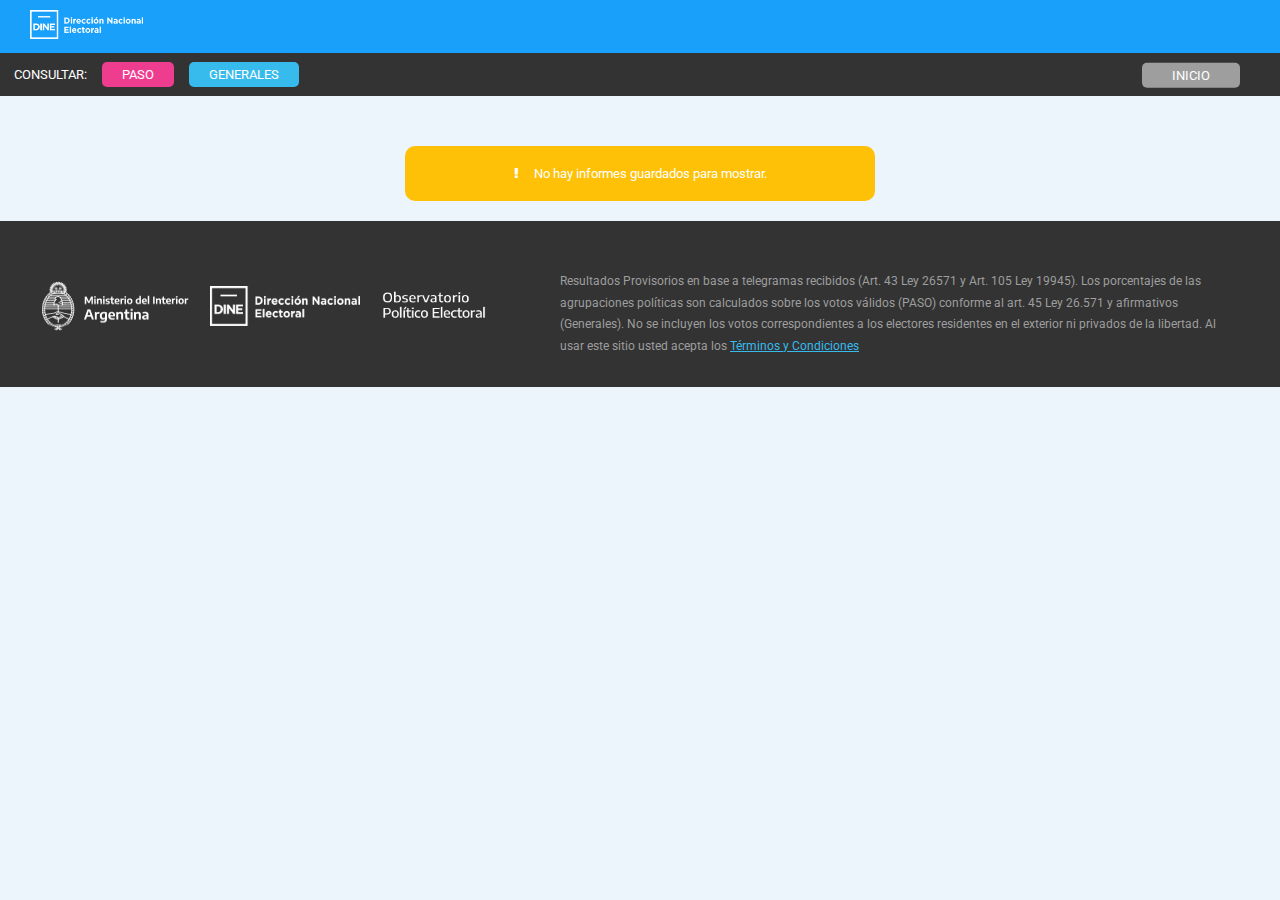
<file: informes.html>
<!DOCTYPE html>
<html lang="es">

<head>
    <meta charset="UTF-8" />
    <meta name="viewport" content="width=device-width, initial-scale=1.0" />
    <link rel="shortcut icon" type="image/png" href="img/icons/favicon-16x16.png">
    <title>Sistema de Publicación de Resultados Electorales</title>

    <!-- Estilos CSS -->
    <link rel="stylesheet" href="css/common.css">
    <link rel="stylesheet" href="css/pages/informes.css">

    <!--Link font awesome-->
    <link rel="stylesheet" href="https://cdnjs.cloudflare.com/ajax/libs/font-awesome/4.7.0/css/font-awesome.min.css">
    
    <!--Script -->
    <script src="js/informes.js" defer></script>
    <script src="js/mapas.js" defer> </script>
</head>

<body>
    <header>
        <!--Barra de logo portal-->
        <div id="header-page">
            <div id="header-page-contenido">
            <a href="index.html"><img src="img/logo_DINE.png" alt="logo" id="logo"></a>
            </div>
        </div>

        <!--Barra de menú principal-->
        <div>
            <ul class="barra-menu">
                <li>CONSULTAR:</li>
                <li><a id="barra-menu-paso" href="paso.html"> paso </a></li>
                <li><a id="barra-menu-generales" href="generales.html"> generales </a></li>
                <li><a id="barra-menu-inicio" href="index.html"> inicio </a></li>
            </ul>
        </div>
    </header>

    <!-- Contenido principal de la página -->
    <main>
        <!-- Mensajes usuario -->
        <section id="sec-mensajes">
            <div class="sec-titulo-mensajes">
                <p class="sec-titulo-exito mensaje" id="mensaje-verde-informes"><i class="fa fa-thumbs-up"></i> <span id="texto-verde-informes"></span></p>
                <p class="sec-titulo-error mensaje" id="mensaje-rojo-informes"><i class="fa fa-exclamation-triangle"></i><span id="texto-rojo-informes"></span></p>
                <p class="sec-titulo-imcompleto mensaje" id="mensaje-amarillo-informes"><i class="fa fa-exclamation"></i><span id="texto-amarillo-informes"></span></p>
            </div>
        </section>

        
        <section id="sec-contenido">
            <!-- sec-contenido-titulo -->
            <section id="sec-titulo">
                <h1>Reporte de elecciones</h1>
            </section>
            <!--Recuadro-->
            <div class="grilla">
                <table class="tabla">
                    <thead>
                        <tr class="encabezado">
                            <th>PROVINCIA</th>
                            <th>ELECCION</th>
                            <th>DATOS GENERALES</th>
                            <th>DATOS POR AGRUPACION</th>
                        </tr>
                    </thead>

                    <tbody>
                        <tr id="recuadro-completo">
                        </tr>
                    </tbody>
                </table>
            </div>
        </section>
    </main>
    <!--Pie de página-->
    <footer class="footer">
        <div class="footer-img">
            <img src="img/icons/logo_ministerio.png" alt="Ministerio-del-Interior_pluma" width="150" height="50">
            <img src="img/icons/Logo_DINE_negativo.a88f983e.png" alt="Logo_DINE_negativo" class="logo_dine"
                width="150px" height="40">
            <img src="img/icons/logo_observatorio.png" alt="logos_001-10" width="140" height="50">
        </div>

        <p class="footer-p">Resultados Provisorios en base a telegramas recibidos (Art. 43 Ley 26571 y Art. 105 Ley
            19945). Los
            porcentajes de las agrupaciones políticas son calculados sobre los votos válidos (PASO) conforme al art. 45
            Ley 26.571 y afirmativos (Generales). No se incluyen los votos correspondientes a los electores residentes
            en el exterior ni privados de la libertad. Al usar este sitio usted acepta los <a
                href="term_condiciones.html" target="_blank">Términos y Condiciones</a>
        </p>
    </footer>
</body>

</html>
</file>
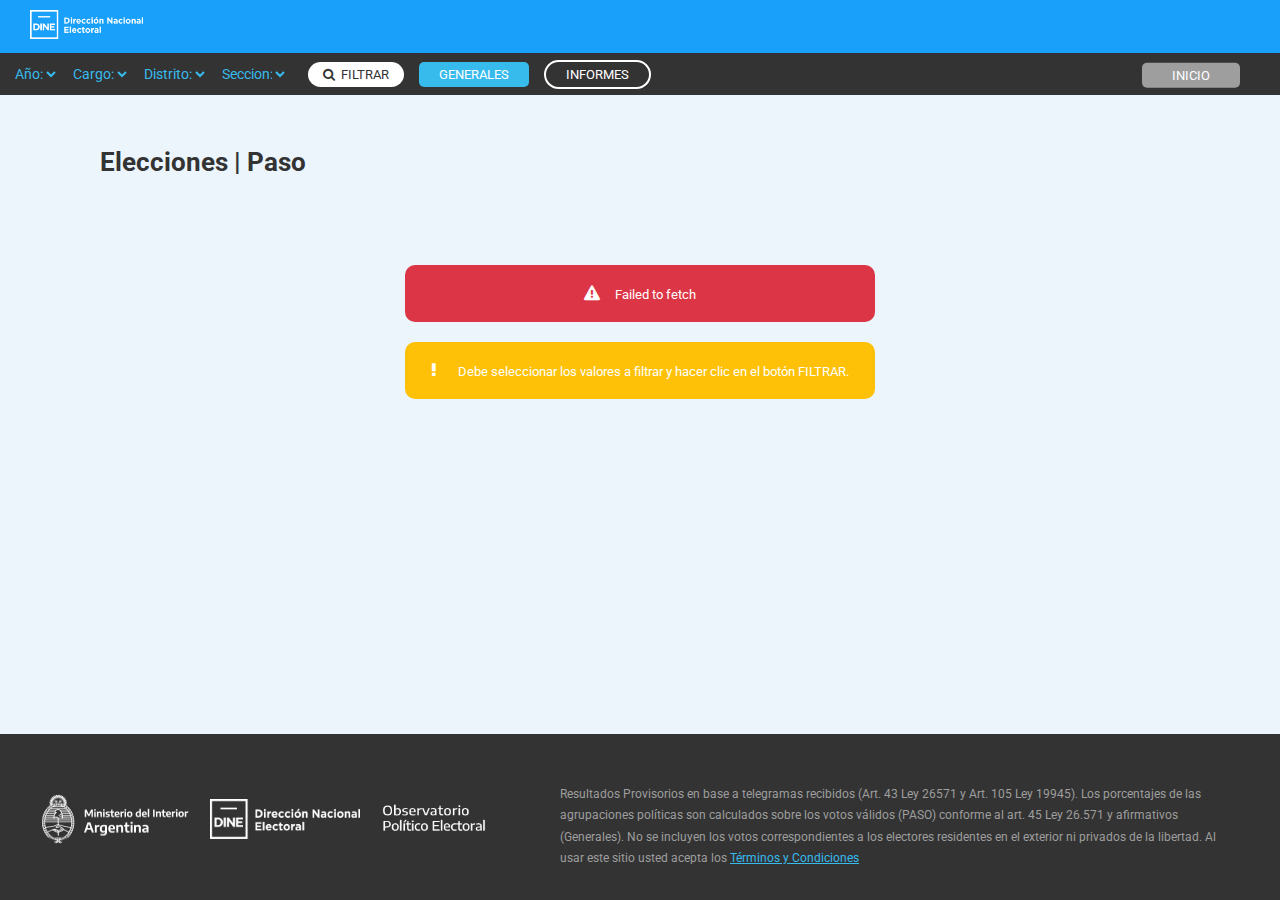
<file: paso.html>
<!DOCTYPE html>
<html lang="es">

<head>
    <meta charset="UTF-8" />
    <meta name="viewport" content="width=device-width, initial-scale=1.0" />
    <link rel="shortcut icon" type="image/png" href="img/icons/favicon-16x16.png">
    <title>Sistema de Publicación de Resultados Electorales</title>

    <!-- Estilos CSS -->
    <link rel="stylesheet" href="css/common.css" />
    <link rel="stylesheet" href="css/pages/paso.css">

    <!--Link font awesome-->
    <link rel="stylesheet" href="https://cdnjs.cloudflare.com/ajax/libs/font-awesome/4.7.0/css/font-awesome.min.css">

    <!--Script -->
    <script src="js/common.js" defer></script>
    <script src="js/paso.js" defer> </script>
    <script src="js/colores.js" defer> </script>
    <script src="js/mapas.js" defer> </script>

</head>

<body>
    <header>
        <!--Barra de logo portal-->
        <div id="header-page">
            <div id="header-page-contenido">
                <a href="index.html"><img src="img/logo_DINE.png" alt="logo" id="logo"></a>
            </div>
        </div>
        <!--Barra de menú principal-->
        <div>
            <ul class="barra-menu">
                <form>
                    <li>
                        <select class="desplegable" id="seleccionAnio">
                            <option disabled selected value='año'> Año: </option>
                        </select>
                    </li>
                    <li>
                        <select class="desplegable" id="seleccionCargo">
                            <option disabled selected value="cargo"> Cargo: </option>
                        </select>
                    </li>
                    <li>
                        <select class="desplegable" id="seleccionDistrito">
                            <option disabled selected value="distrito"> Distrito: </option>
                        </select>
                    </li>
                    <li>
                        <input type="hidden" id="hdSeccionProvincial" name="hdSeccionProvincial">
                    </li>
                    <li>
                        <select class="desplegable" id="seleccionSeccion">
                            <option disabled selected value="seccion"> Seccion: </option>
                        </select>
                    </li>
                </form>
                <li id="barra-menu-filtrar"><i class="fa fa-search"></i>&nbsp filtrar</li>
                <li><a id="barra-menu-generales" href="generales.html"> generales </a></li>
                <li><a id="barra-menu-informes" href="informes.html"> informes</a></li>
                <li><a id="barra-menu-inicio" href="index.html"> inicio </a></li>
            </ul>
        </div>
    </header>

    <!-- Contenido principal de la página -->
    <main>
        <section id="sec-titulo">
            <h1 id="titulo-inicio">Elecciones | Paso </h1>
        </section>

        <!-- Mensajes usuario -->
        <section id="sec-mensajes">
            <div class="sec-titulo-mensajes">
                <p class="sec-titulo-exito mensaje" id="mensaje-verde"><i class="fa fa-thumbs-up"
                        style="font-size: 16px"></i> <span id="texto-verde">&nbsp</span></p>
                <p class="sec-titulo-error mensaje" id="mensaje-rojo"><i class="fa fa-exclamation-triangle"
                        style="font-size: 16px"></i><span id="texto-rojo">&nbsp</span></p>
                <p class="sec-titulo-imcompleto mensaje" id="mensaje-amarillo"><i class="fa fa-exclamation"
                        style="font-size: 16px"></i><span id="texto-amarillo">&nbsp Debe seleccionar los valores a
                        filtrar y hacer clic en el botón FILTRAR.</span></p>
            </div>
        </section>

        <!-- sec-titulo -->
        <section id="sec-titulo">
            <h1 id="titulo"></h1>
            <p id="subtitulo"></p>
            <p class="sec-titulo-imcompleto mensaje" id="mensaje-amarillo-titulo"><i class="fa fa-exclamation"
                    style="font-size: 16px" style="color: white;"></i><span id="texto-amarillo">&nbsp No se encontró
                    información para la consulta realizada.</span></p>
            <p class="sec-titulo-error mensaje" id="mensaje-rojo-titulo"><i class="fa fa-exclamation-triangle"
                    style="font-size: 16px" style="color: white;"></i><span id="texto-rojo-titulo">&nbsp</span></p>
        </section>

        <!-- sec-contenido-botones -->
        <section id="sec-contenido">
            <div id="sec-contenido-botones">
                <div id="boton-informe">
                    + Agregar a informe
                </div>

                <div id="recuadro-resumen-info">
                    <div id="boton-mesas-escrutadas">
                        <div id="svg-mesas-escrutadas"><svg version="1.1" id="Capa_1" xmlns="http://www.w3.org/2000/svg"
                                xmlns:xlink="http://www.w3.org/1999/xlink" x="0px" y="0px" width="841.889px"
                                height="595.281px" viewBox="0 0 841.889 595.281"
                                enable-background="new 0 0 841.889 595.281" xml:space="preserve"
                                class="v-icon__component theme--light"
                                style="font-size: 70px; height: 50px; width: 50px; margin: 7px 8px 7px 5px;">
                                <g>
                                    <path fill="#FFFFFF"
                                        d="M671.434,227.503l-43.614-14.145c-2.358-1.179-4.716-1.179-8.252,1.179 c-2.357,1.179-4.715,3.536-4.715,5.894l-1.179,3.536c-9.431-8.251-22.396-20.039-34.185-35.363V31.827 c0-7.072-5.894-11.788-11.788-11.788H198.746c-7.073,0-11.788,5.895-11.788,11.788v530.448c0,7.072,4.715,11.787,11.788,11.787 h368.955c7.073,0,11.788-4.715,11.788-11.787V348.917c1.179,2.357,3.536,3.536,4.715,4.716l44.794,14.145c1.179,0,2.357,0,3.536,0 c4.715,0,8.251-2.357,9.43-7.072s-1.179-10.609-5.894-12.967l0,0l-34.185-11.787l30.648-102.554l34.185,10.608l0,0 c4.715,1.179,10.608-1.179,12.966-7.072C679.685,234.576,676.149,228.682,671.434,227.503z M555.914,550.487H210.533V43.615 h345.381v113.162c-29.47-25.934-77.799-21.218-83.693-20.039l-3.536-34.185h35.363c5.894,0,10.609-4.715,10.609-10.609 c0-5.894-4.716-10.608-10.609-10.608H262.4c-4.715,2.357-9.43,7.072-9.43,12.966c0,5.895,4.715,10.609,10.608,10.609h35.363 l-11.787,132.022c0,2.357,1.179,5.894,2.357,8.251c2.357,2.358,4.715,3.537,7.072,3.537h103.731 c5.895,9.43,15.324,12.966,16.503,14.145c0,0,29.47,15.324,51.866,24.755c12.967,5.894,15.324,9.43,20.039,14.145 c2.357,3.537,5.894,7.073,10.609,10.609c14.146,12.967,34.185,14.146,40.078,15.324l17.682,4.715L555.914,550.487z M456.897,203.927l-8.251-3.536c-1.179-1.179-17.682-8.251-31.827-3.536c-8.251,2.357-14.145,8.251-18.86,17.682 c-2.357,4.715-3.536,8.251-3.536,12.967h-87.229l10.608-122.593h130.844L456.897,203.927z M585.383,319.448l-42.436-11.788 c-1.179,0-2.357,0-3.536,0c0,0-17.682,0-28.291-9.431c-3.536-3.536-5.894-7.072-8.251-9.43 c-5.894-7.073-11.788-12.967-27.112-20.039c-22.396-9.431-50.687-24.755-51.865-24.755c0,0-7.073-3.536-9.431-9.43 c-1.179-3.536-1.179-7.072,1.179-10.609c2.357-4.715,4.716-5.894,7.073-7.072c5.894-2.357,14.145,1.179,17.682,2.357l62.475,25.933 c4.715,1.18,15.324,4.716,22.396-2.357c4.715-4.715,3.536-11.787-2.357-21.218c-10.609-16.503-29.469-20.039-37.721-20.039 c-1.179,0-2.357,0-2.357,0c-1.179,0-2.357,0-3.536,0l0,0l-4.716-36.542l-1.179-8.251c0,0,0,0,1.179,09c0,0,56.581-8.252,76.621,24.754c15.323,25.933,38.899,50.688,56.58,62.475L585.383,319.448z">
                                    </path>
                                    <path fill="#FFFFFF"
                                        d="M368.49,179.174c2.357,1.179,3.536,2.357,5.894,2.357l0,0l0,0c3.536,0,5.895-1.179,8.252-3.536 l29.469-35.363c3.536-4.715,2.357-10.609-1.179-14.146c-2.357-1.179-4.715-2.357-7.072-2.357c-2.358,0-4.716,1.179-7.073,3.536 l-12.966,15.324l-9.431,11.788l-5.894-4.716l-4.715-3.536c-4.716-3.536-10.609-2.357-14.146,2.357 c-3.536,4.716-2.357,10.609,2.357,14.146L368.49,179.174z">
                                    </path>
                                    <path fill="#FFFFFF"
                                        d="M427.428,359.526c0-2.357,0-3.536,0-5.894c0,0,0,0,0-1.18l0,0l0,0c0-28.29-20.039-50.688-44.793-50.688 c-24.755,0-44.794,22.397-44.794,50.688l0,0l0,0c0,2.358,0,4.716,0,7.073c-14.145,16.503-23.575,40.078-23.575,67.189l0,0l0,0 c0,48.33,30.648,88.408,68.369,88.408c37.72,0,68.368-40.078,68.368-88.408l0,0l0,0 C451.003,399.604,441.573,376.029,427.428,359.526z M382.635,495.085c-23.576,0-43.615-25.933-47.151-57.76h94.302 C427.428,469.152,407.389,495.085,382.635,495.085z M406.21,344.202c-7.073-3.536-15.324-5.894-23.575-5.894 c-8.252,0-16.503,2.357-23.576,5.894c3.537-12.967,12.967-21.218,23.576-21.218C394.422,321.805,403.853,331.235,406.21,344.202z M382.635,358.347c23.575,0,43.614,24.754,47.15,57.76h-94.302C339.02,383.101,359.059,358.347,382.635,358.347z">
                                    </path>
                                </g>
                            </svg>
                        </div>
                        <div class="texto-porcentaje">
                            <p id="texto-mesas-escrutadas">Mesas Escrutadas</p>
                            <p id="porcentaje-mesas-escrutadas"></p>
                        </div>
                    </div>

                    <div id="boton-electores">
                        <div id="svg-electores"><svg version="1.1" id="Layer_1" xmlns="http://www.w3.org/2000/svg"
                                xmlns:xlink="http://www.w3.org/1999/xlink" x="0px" y="0px" width="841.889px"
                                height="595.281px" viewBox="0 0 841.889 595.281"
                                enable-background="new 0 0 841.889 595.281" xml:space="preserve"
                                class="v-icon__component theme--light"
                                style="font-size: 50px; height: 50px; width: 50px; margin-right: 5px;">
                                <title>comunidad</title>
                                <path fill="#FFFFFF"
                                    d="M462.824,342.115h-0.59c-3.125-1.252-6.67-0.854-9.438,1.062c-10.771,7.341-23.424,11.436-36.453,11.797
                                                                    c-13.2-0.436-26.022-4.519-37.043-11.797c-2.89-1.642-6.43-1.642-9.319,0c-54.148,26.779-76.682,98.859-71.845,112.897
                                                                    c0.632,1.725,1.735,3.237,3.186,4.365c34.136,22.816,73.983,35.608,115.021,36.925c41.28-0.521,81.446-13.472,115.257-37.161
                                                                    c1.454-1.173,2.557-2.724,3.186-4.482C539.387,440.739,516.973,368.659,462.824,342.115z M458.813,359.693
                                                                    c5.067,2.88,9.848,6.237,14.275,10.027l-21.707,27.016l-21.353-26.426c10.135-1.979,19.866-5.647,28.784-10.854V359.693z
                                                                    M434.039,395.084l-17.342,20.999c0,0,0,0.59,0,0.826c0,0.235,0,0,0-0.826l-17.224-20.999l17.578-21.471L434.039,395.084z
                                                                    M373.992,359.693c8.952,5.199,18.728,8.83,28.902,10.735l-21.588,26.308l-22.061-27.252c4.616-3.762,9.55-7.117,14.746-10.027
                                                                    V359.693z M315.007,447.464c5.307-26.169,17.715-50.372,35.863-69.957l25.6,32.088c1.272,1.329,3,2.13,4.837,2.241
                                                                    c1.824-0.022,3.548-0.841,4.719-2.241l4.837-5.898l12.977,15.69l-31.853,52.497c-20.349-4.863-39.705-13.204-57.216-24.656
                                                                    L315.007,447.464z M416.579,478.725c-10.703-0.196-21.366-1.381-31.852-3.539l31.852-52.143l32.088,52.496
                                                                    c-10.662,1.965-21.481,2.952-32.323,2.95L416.579,478.725z M461.29,472.709l-32.441-52.851l12.977-15.69l4.955,5.898
                                                                    c1.138,1.441,2.883,2.27,4.719,2.242l0,0c1.824-0.023,3.548-0.842,4.719-2.242l25.718-32.56
                                                                    c18.07,19.442,30.544,43.411,36.099,69.367c-17.312,11.868-36.609,20.539-56.979,25.6L461.29,472.709z">
                                </path>
                                <path fill="#FFFFFF" d="M416.462,340.935c45.3,0,81.753-54.856,81.753-100.157c1.717-45.184-33.521-83.204-78.705-84.92
                                                                    s-83.204,33.521-84.92,78.706c-0.078,2.07-0.078,4.144,0,6.214C334.59,286.079,371.043,340.935,416.462,340.935z M480.756,240.778
                                                                    c0,1.298,0,2.596,0,3.894c-18.168-6.606-25.364-40.229-27.842-56.98C470.381,199.714,480.797,219.574,480.756,240.778z
                                                                    M352.05,240.778c0.387-35.316,29.094-63.76,64.412-63.822c7.58,0.036,15.093,1.435,22.178,4.129
                                                                    c-5.771,25.088-21.943,46.535-44.475,58.985c-12.627,7.394-27.523,9.911-41.88,7.079C352.168,244.553,352.05,242.666,352.05,240.778
                                                                    z M362.549,260.244c13.056-0.269,25.851-3.71,37.278-10.028c19.154-10.271,34.437-26.506,43.531-46.244
                                                                    c4.719,20.645,14.864,47.188,35.392,53.087c-6.96,32.56-33.268,66.418-62.406,66.418s-54.03-32.089-61.816-63.94
                                                                    C357.182,259.952,359.863,260.188,362.549,260.244z">
                                </path>
                                <path fill="#FFFFFF"
                                    d="M542.454,249.036l0.944,3.186c0.522,1.727,0.839,3.508,0.943,5.309l0,0c-0.551,1.18-1.966,3.657-4.247,7.433
                                                                    l-1.062,1.77c-1.563,2.695-1.181,6.096,0.943,8.376c6.438,6.525,14.637,11.034,23.595,12.977c0.584,0.114,1.185,0.114,1.77,0
                                                                    c3.892,0.367,7.345-2.489,7.713-6.381c0.352-3.722-2.251-7.075-5.943-7.658c-4.577-1.021-8.934-2.859-12.859-5.427
                                                                    c1.602-2.582,2.87-5.356,3.775-8.258c0.116-1.177,0.116-2.362,0-3.539c-0.062-3.077-0.537-6.133-1.416-9.083l-0.943-3.422
                                                                    c0-1.298-0.826-2.595-1.18-3.893v-1.18c-3.318-7.425-5.047-15.462-5.073-23.595c0.729-30.418,25.977-54.486,56.395-53.759
                                                                    s54.486,25.977,53.759,56.395c-0.187,7.795-2.025,15.461-5.395,22.492l-2.124,7.433c-0.941,3.021-1.457,6.157-1.533,9.319
                                                                    c-0.116,1.177-0.116,2.362,0,3.539c-0.056,0.352-0.056,0.71,0,1.062c0.976,2.515,2.201,4.926,3.657,7.196
                                                                    c-2.936,1.979-6.159,3.49-9.556,4.483c-3.891,0.815-6.383,4.629-5.567,8.52c0.815,3.89,4.63,6.382,8.52,5.566
                                                                    c0.443-0.093,0.877-0.228,1.294-0.401c7.512-2.082,14.32-6.159,19.701-11.797c2.093-2.286,2.518-5.642,1.062-8.376l-1.062-1.77
                                                                    c-0.943-1.534-3.421-5.663-4.246-7.314v-0.59c0.017-1.81,0.336-3.604,0.943-5.309c0.59-2.478,1.298-4.837,1.77-6.371
                                                                    c15.945-34.834,0.633-75.999-34.201-91.944s-75.999-0.633-91.944,34.201c-8.279,18.087-8.396,38.857-0.319,57.036L542.454,249.036z">
                                </path>
                                <path fill="#FFFFFF"
                                    d="M642.375,297.64c-2.532-1.03-5.412-0.72-7.668,0.825c-8.872,5.963-19.276,9.24-29.965,9.438
                                                                    c-10.801-0.386-21.289-3.732-30.318-9.674c-2.138-1.544-4.956-1.771-7.313-0.59l0,0c-23.636,13.269-41.938,34.323-51.789,59.575
                                                                    c3.657,4.247,7.078,8.612,10.263,12.977c5.804-16.099,14.791-30.863,26.426-43.413l24.42,27.134
                                                                    c0.923,1.054,2.257,1.656,3.657,1.651l0,0c1.508-0.124,2.886-0.899,3.775-2.124l20.526-29.729l20.881,30.201
                                                                    c0.928,1.18,2.285,1.943,3.775,2.123l0,0c1.43-0.02,2.79-0.615,3.774-1.651l24.893-27.134c15.105,16.03,25.513,35.905,30.082,57.452
                                                                    c-24.783,16.33-53.728,25.214-83.405,25.6c-22.516-0.792-44.649-6.045-65.12-15.454c3.217,5.863,6.131,11.888,8.73,18.05
                                                                    c18.353,6.987,37.713,10.971,57.334,11.797c33.779-0.463,66.647-11.022,94.376-30.318c1.199-0.993,2.098-2.301,2.596-3.775
                                                                    C705.608,378.923,687.204,319.819,642.375,297.64z M579.615,342.705l-20.881-22.65c3.726-2.86,7.67-5.425,11.797-7.668
                                                                    c7.562,4.349,15.827,7.343,24.42,8.848L579.615,342.705z M629.989,342.705l-14.864-21.353c8.595-1.564,16.855-4.598,24.42-8.966
                                                                    c4.164,2.182,8.113,4.749,11.797,7.668L629.989,342.705z"></path>
                                <path fill="#FFFFFF"
                                    d="M628.337,190.877c-1.385-2.284-4.359-3.014-6.644-1.628c-1.115,0.676-1.91,1.773-2.204,3.044
                                                                    c-6.253,27.959-24.774,29.492-39.639,30.79c-8.729,0.708-18.639,1.651-18.639,11.207c0,24.185,19.465,53.323,43.53,53.323
                                                                    c24.066,0,43.649-29.139,43.649-53.323C643.531,219.045,636.794,204.462,628.337,190.877z M604.743,278.057
                                                                    c-17.932,0-33.976-24.42-34.094-43.649c3.214-1.169,6.607-1.768,10.027-1.77c13.213-1.18,34.447-2.949,44.711-27.251
                                                                    c5.456,9.175,9.925,18.903,13.331,29.021C638.719,253.637,622.792,278.057,604.743,278.057z">
                                </path>
                                <path fill="#FFFFFF"
                                    d="M313.709,362.996c3.304-4.011,6.843-7.903,10.5-11.797c-10.078-22.699-27.316-41.47-49.076-53.44l0,0
                                                                    c-2.572-1.03-5.487-0.721-7.786,0.825c-8.815,5.99-19.19,9.271-29.847,9.438c-10.771-0.347-21.232-3.697-30.2-9.674
                                                                    c-2.422-1.345-5.365-1.345-7.786,0c-44.476,22.061-62.879,81.046-58.985,92.606c0.544,1.449,1.483,2.717,2.713,3.657
                                                                    c28.015,18.697,60.712,29.161,94.377,30.201c16.017-0.268,31.911-2.851,47.188-7.669c1.908-5.903,4.153-11.693,6.724-17.341
                                                                    c-14.479,5.61-29.701,9.067-45.183,10.263l25.01-51.553c1.152-2.354,0.273-5.196-2.005-6.488l-10.146-5.898l21.234-27.605
                                                                    C295.008,330.396,306.432,345.669,313.709,362.996z M153.741,384.349c5.684-25.848,19.895-49.032,40.346-65.828l21.234,27.487
                                                                    l-10.146,5.898c-2.234,1.332-3.06,4.165-1.887,6.488l24.892,51.554C201.697,407.4,176.191,398.629,153.741,384.349z
                                                                    M232.192,396.146l-18.285-37.751l10.971-6.488c1.257-0.7,2.157-1.9,2.478-3.304c0.226-1.408-0.114-2.85-0.943-4.011l-24.303-32.088
                                                                    l0,0c9.059,5.185,19.108,8.401,29.493,9.438c0.472,22.65,0.708,55.564,0.59,73.731V396.146z M247.764,344.593
                                                                    c-1.677,2.163-1.283,5.275,0.879,6.952c0.171,0.132,0.35,0.253,0.536,0.362l10.972,6.488l-17.932,38.341c0-12.505,0-35.392,0-74.204
                                                                    c10.56-1.072,20.771-4.369,29.965-9.673l0,0L247.764,344.593z">
                                </path>
                                <path fill="#FFFFFF"
                                    d="M180.521,255.171c5.19,10.382,23.594,41.525,56.743,41.525c33.15,0,51.554-31.144,56.744-41.525
                                                                    c7.55-3.822,12.906-10.921,14.511-19.229c4.03-10.152,3.024-21.612-2.714-30.908c-1.321-1.697-2.869-3.205-4.601-4.482
                                                                    c-9.042-35.281-44.972-56.552-80.253-47.51c-23.321,5.977-41.532,24.188-47.509,47.51c-1.962,1.255-3.68,2.854-5.073,4.719
                                                                    c-5.66,9.234-6.664,20.588-2.713,30.672C167.249,244.36,172.775,251.508,180.521,255.171z M180.521,214.235
                                                                    c1.003-1.31,2.491-2.16,4.129-2.359l0,0c0.77,0.139,1.506-0.372,1.645-1.142c0.003-0.013,0.005-0.025,0.007-0.038
                                                                    c3.3-27.756,28.475-47.581,56.23-44.281c23.217,2.76,41.521,21.064,44.28,44.281c0.178,0.805,0.959,1.325,1.77,1.18
                                                                    c1.693,0.124,3.247,0.987,4.247,2.359c1.651,2.241,3.067,7.078,0,17.342c-1.415,4.954-4.247,10.735-8.848,9.438
                                                                    c-0.716-0.241-1.494,0.122-1.77,0.825c-7.668,19.584-24.892,39.284-45.772,39.284s-38.223-19.818-45.891-39.52
                                                                    c-0.238-0.571-0.797-0.944-1.416-0.944l0,0c-4.601,1.534-7.55-4.364-8.966-9.319c-2.595-10.027-1.18-14.864,0.473-17.105H180.521z">
                                </path>
                            </svg>
                        </div>
                        <div class="texto-porcentaje">
                            <p id="texto-electores">Electores</p>
                            <p id="porcentaje-electores"></p>
                        </div>
                    </div>

                    <div id="boton-participacion-escrutado">
                        <div id="svg-part-escrutado"><svg version="1.1" id="Layer_1" xmlns="http://www.w3.org/2000/svg"
                                xmlns:xlink="http://www.w3.org/1999/xlink" x="0px" y="0px" width="841.889px"
                                height="595.281px" viewBox="0 0 841.889 595.281"
                                enable-background="new 0 0 841.889 595.281" xml:space="preserve"
                                class="v-icon__component theme--light"
                                style="font-size: 50px; height: 50px; width: 50px;">
                                <title _mstTextHash="261118" _mstHash="2">Participación</title>
                                <path fill="#FFFFFF"
                                    d="M508.832,212.347c-2.05-2.229-4.488-4.068-7.195-5.427c-2.793-1.033-5.824-1.238-8.73-0.59
                            c-1.705,0.26-3.37,0.735-4.955,1.416c-10.957,5.935-20.277,14.485-27.133,24.892c-4.26,6.344-10.35,11.24-17.46,14.038V116.909
                            c1.236-5.799-2.462-11.501-8.261-12.737s-11.502,2.462-12.737,8.261c-0.315,1.476-0.315,3.001,0,4.477v70.782
                            c0,2.802-2.271,5.073-5.073,5.073s-5.072-2.271-5.072-5.073V97.326c0.751-6.472-3.886-12.327-10.357-13.079
                            c-0.048-0.006-0.095-0.011-0.143-0.016c-6.479,0.673-11.188,6.473-10.515,12.953c0.005,0.047,0.011,0.095,0.016,0.142v90.247
                            c0,2.802-2.271,5.073-5.072,5.073c-2.802,0-5.073-2.271-5.073-5.073v-80.81c0.771-6.364-3.682-12.18-10.027-13.095
                            c-6.48,0.673-11.188,6.473-10.515,12.953c0.005,0.047,0.01,0.095,0.016,0.142v90.365c0,2.802-2.271,5.073-5.073,5.073
                            s-5.072-2.271-5.072-5.073v-61.816c0.751-6.472-3.886-12.327-10.357-13.079c-0.048-0.005-0.095-0.011-0.143-0.016
                            c-6.48,0.674-11.188,6.473-10.515,12.953c0.005,0.047,0.01,0.095,0.016,0.142v128.234c-1.572,18.48,6.725,36.419,21.824,47.188
                            h81.636c11.325-6.8,20.806-16.28,27.605-27.605c2.595-4.837,4.837-9.319,7.078-13.566c6.687-16.377,16.459-31.315,28.785-44.003
                            c3.446-2.846,7.115-5.409,10.971-7.668c1.093-0.64,1.863-1.711,2.123-2.949C509.631,214.033,509.414,213.078,508.832,212.347z">
                                </path>
                                <path fill="#FFFFFF" d="M328.573,348.25h127.645c4.495,0,8.14,3.645,8.14,8.14l0,0v154.66l0,0H320.552l0,0V356.272
                            C320.615,351.868,324.17,348.313,328.573,348.25z"></path>
                                <rect x="339.073" y="317.695" fill="#FFFFFF" width="108.061" height="22.533"></rect>
                                <path fill="#FFFFFF" d="M657.24,282.422c-1.578-1.706-3.458-3.105-5.544-4.129c-2.162-0.592-4.444-0.592-6.606,0
                            c-1.346,0.213-2.655,0.61-3.894,1.18c-8.328,4.552-15.416,11.073-20.645,18.993c-3.306,4.799-7.938,8.529-13.331,10.736v-99.804
                            c1.083-4.431-1.632-8.899-6.062-9.982c-4.431-1.082-8.899,1.632-9.982,6.062c-0.314,1.288-0.314,2.632,0,3.92V263.9
                            c0.207,2.307-1.473,4.354-3.774,4.602c-2.343-0.122-4.143-2.12-4.021-4.462c0.002-0.047,0.005-0.093,0.009-0.14v-69.484
                            c1.083-4.431-1.632-8.899-6.062-9.981c-4.431-1.083-8.899,1.631-9.982,6.062c-0.314,1.288-0.314,2.632,0,3.92v69.013
                            c0.373,2.117-1.041,4.137-3.159,4.51c-2.117,0.372-4.136-1.042-4.509-3.159c-0.078-0.447-0.078-0.904,0-1.351v-61.816
                            c0.939-4.463-1.918-8.843-6.381-9.781c-4.463-0.939-8.842,1.917-9.781,6.381c-0.235,1.121-0.235,2.279,0,3.4v69.721
                            c0.737,2.02-0.303,4.255-2.322,4.992c-2.02,0.736-4.254-0.303-4.991-2.322c-0.315-0.862-0.315-1.808,0-2.67v-47.188
                            c0.938-4.463-1.918-8.842-6.381-9.781s-8.843,1.918-9.781,6.381c-0.236,1.121-0.236,2.279,0,3.4v98.152
                            c-1.186,13.88,4.937,27.377,16.162,35.627h62.524c8.877-5.241,16.299-12.623,21.588-21.471l5.309-10.382
                            c5.146-12.51,12.633-23.922,22.061-33.622c2.67-2.135,5.467-4.104,8.376-5.898c0.834-0.489,1.431-1.3,1.652-2.241
                            C657.869,283.641,657.694,282.938,657.24,282.422z"></path>
                                <path fill="#FFFFFF" d="M519.332,386.472h97.68c3.453,0,6.252,2.799,6.252,6.252v117.971l0,0H512.608l0,0V392.724
                            c-0.01-3.453,2.781-6.26,6.234-6.27C519.006,386.454,519.169,386.46,519.332,386.472z">
                                </path>
                                <rect x="527.354" y="363.114" fill="#FFFFFF" width="82.698" height="17.224"></rect>
                                <path fill="#FFFFFF" d="M304.508,320.173c-1.309-1.415-2.869-2.575-4.602-3.421c-1.851-0.524-3.812-0.524-5.662,0l-3.186,0.943
                            c-6.955,3.823-12.869,9.291-17.224,15.927c-2.748,4.048-6.654,7.173-11.207,8.966v-83.76c0.419-4.117-2.505-7.824-6.606-8.376
                            c-4.149,0.493-7.14,4.218-6.725,8.376v45.536c0.135,1.95-1.337,3.641-3.287,3.774c-0.005,0.001-0.011,0.001-0.016,0.001
                            c-1.909-0.187-3.322-1.861-3.186-3.775v-57.688c0.352-4.139-2.607-7.824-6.725-8.376c-4.116,0.552-7.075,4.237-6.724,8.376v57.688
                            c0.343,1.792-0.831,3.523-2.623,3.866c-1.792,0.344-3.522-0.831-3.865-2.623c-0.079-0.41-0.079-0.832,0-1.243v-51.671
                            c0.412-4.134-2.593-7.824-6.725-8.258c-4.1,0.493-7.071,4.144-6.725,8.258v57.688c0.001,1.759-1.425,3.186-3.184,3.187
                            s-3.186-1.425-3.187-3.184c0-0.001,0-0.002,0-0.003v-39.049c0.352-4.139-2.607-7.824-6.725-8.376
                            c-4.149,0.493-7.139,4.218-6.725,8.376v82.58c-1.079,11.861,4.222,23.405,13.921,30.318h52.144
                            c7.469-4.531,13.645-10.91,17.931-18.521l4.483-8.612c4.286-10.447,10.533-19.979,18.403-28.077c2.212-1.854,4.58-3.511,7.078-4.954
                            c0.715-0.38,1.199-1.085,1.298-1.888C305.219,321.508,305.073,320.68,304.508,320.173z">
                                </path>
                                <path fill="#FFFFFF" d="M189.368,406.999h81.518c2.867,0,5.19,2.324,5.19,5.191v98.859l0,0h-91.898l0,0V412.19
                            C184.178,409.323,186.501,406.999,189.368,406.999z"></path>
                                <rect x="195.975" y="387.534" fill="#FFFFFF" width="69.013" height="14.393"></rect>
                            </svg>
                        </div>
                        <div class="texto-porcentaje">
                            <p id="texto-part-escrutado">Participación <br>sobre escrutado</p>
                            <p id="porcentaje-part-escrutado"></p>
                        </div>
                    </div>
                </div>
            </div>

            <!--sec-contenido recuadros centrales-->
            <div id="recuadros-centrales">
                <!--Recuadro 1-->
                <div class="recuadro agrupacion-politica">
                    <h4 class="titulo">Agrupaciones políticas</h4>
                    <!--Recuadros agrupaciones-->
                    <div id="recuadro-agrupaciones">
                    </div>
                </div>

                <!--Recuadro 2-->
                <div class="recuadro provincias">
                    <h4 id="titulo-provincias">Distrito</h4>
                    <div id="svg-provincias"></div>
                </div>

                <!--Recuadro 3-->
                <div class="recuadro resumen-votos">
                    <div class="chart-wrap horizontal">
                        <h4 id="titulo-recuadro-tres">Resumen de votos</h4>
                        <div class="grid" id="grid">
                        </div>
                    </div>
                </div>
            </div>
        </section>
    </main>

    <!--Pie de página-->
    <footer class="footer" id="fijar-footer">
        <div class="footer-img">
            <img src="img/icons/logo_ministerio.png" alt="Ministerio-del-Interior_pluma" width="150" height="50">
            <img src="img/icons/Logo_DINE_negativo.a88f983e.png" alt="Logo_DINE_negativo" class="logo_dine"
                width="150px" height="40">
            <img src="img/icons/logo_observatorio.png" alt="logos_001-10" width="140" height="50">
        </div>

        <p class="footer-p">Resultados Provisorios en base a telegramas recibidos (Art. 43 Ley 26571 y Art. 105 Ley
            19945). Los porcentajes de las agrupaciones políticas son calculados sobre los votos válidos (PASO) conforme
            al art. 45
            Ley 26.571 y afirmativos (Generales). No se incluyen los votos correspondientes a los electores residentes
            en el exterior ni privados de la libertad. Al usar este sitio usted acepta los <a
                href="term_condiciones.html" target="_blank">Términos y Condiciones</a>
        </p>
    </footer>
</body>

</html>
</file>
<file: css/common.css>
@import url('https://fonts.googleapis.com/css?family=Roboto:100,300,400,500,700,900');

*{
    font-family: 'Roboto', sans-serif;
}

html,
body{
    margin: 0px auto;
    padding: 0px;
    background-color: rgb(235, 245, 251);
}

/*Barra de logo portal*/
#header-page{
    padding: 10px;
    background-color: var(--fondo-Cabecera);
    margin:0px auto;
    max-width: 100%;
}

#header-page-contenido{
    width: 90%;
}

#logo{
    margin: 0px 20px;
    width: 10%;
}

p{
    font-size: 12px;
    color: var(--textos);
}

h1{
    font-size: 26px;
    color: var(--titulos);
    padding-bottom: 20px;
}

h2{
    font-size: 22px;
    color: var(--titulos);
}

h3{
    font-size: 18px;
    color: var(--titulos);
}

/*Footer*/

.footer{
    background-color: var(--fondo-Footer);
    display: flex;
    justify-content: space-between;
    position:relative;
}

.footer-p{
    color: var(--texto-footer);
    margin: 50px 40px 30px 20px;
    line-height: 1.8;
}

.footer-img{
    display: flex;
    margin: 60px 40px 30px 40px;
}

.footer .logo_dine{
    margin-left: 20px;
    margin-top: 5px;
    }

.footer-p a{
color:var(--celeste)
}

.footer-p a:visited{
color: rgb(160, 160, 247)
}

.footer-p a:hover{
color: rgba(255, 255, 255, 0.931)
}

/*Paleta de colores*/
:root {
    --magenta: #ee3d8f;
    --celeste: #37bbed;
    --morado: #9283be;
    --gris-claro: #9e9e9e;
    --titulos: #333;
    --textos: #333;
    --fondo-pantalla: rgb(235, 245, 251);
    --fondo-Cabecera: #18a0fb;
    --fondo-Footer: #333;
    --fondo-Menu: #333;
    --texto-footer: #9e9e9e;
    --titulo-Grilla: #727272;
    --borde-inferior-Grilla: #727272;
    --borde-Grilla: #c5c5c5;
    --grafica-amarillo: rgb(252, 210, 0);
    --grafica-amarillo-claro: rgba(252, 210, 0, 0.3);
    --grafica-amarillo2:rgb(248, 231, 143);
    --grafica-amarillo2-claro: rgba(249, 216, 50, 0.749);
    --grafica-celeste: rgb(0, 169, 232);
    --grafica-celeste-claro: rgba(0, 169, 232, 0.3);
    --grafica-celeste2 :rgb(135, 217, 246);
    --grafica-celeste2-claro: rgba(76, 193, 236, 0.815);
    --grafica-bordo: rgb(171, 40, 40);
    --grafica-bordo-claro: rgba(171, 40, 40, 0.3);
    --grafica-bordo2: rgb(103, 34, 34);
    --grafica-bordo2-claro: rgb(98, 16, 16);
    --grafica-lila: rgb(112, 76, 159);
    --grafica-lila-claro: rgba(112, 76, 159, 0.5);
    --grafica-lila2: rgb(69, 38, 102);
    --grafica-lila2-claro: rgba(50, 15, 87, 0.5);
    --grafica-verde: rgb(102, 171, 60);
    --grafica-verde-claro: rgba(102, 171, 60, 0.5);
    --grafica-verde2:rgb(73, 176, 10);
    --grafica-verde2-claro:rgba(55, 122, 13, 0.77);
    --grafica-rosa:rgb(250, 165, 165);
    --grafica-rosa-claro:rgba(255, 121, 121, 0.629);
    --grafica-rosa2:rgb(244, 105, 242);
    --grafica-rosa2-claro:rgba(246, 53, 243, 0.703);
    --grafica-naranja: rgb(246, 165, 125);
    --grafica-naranja-claro: rgb(243, 100, 28);
    --grafica-naranja2:rgb(248, 118, 53);
    --grafica-naranja2-claro:rgba(252, 103, 29, 0.579);
    --grafica-rojo:rgb(221, 4, 4);
    --grafica-rojo-claro:rgba(209, 25, 25, 0.544);
    --grafica-aqua:rgba(84, 248, 209, 0.873);
    --grafica-aqua-claro:rgba(47, 243, 197, 0.496);
    --grafica-aqua2: rgb(7, 129, 101);
    --grafica-aqua2-claro: rgba(10, 84, 66, 0.873);
    --grafica-gris: rgb(128, 128, 128);
    --grafica-gris-claro: rgb(128, 128, 128, 0.5);
    --mensaje-usuario-amarillo: #ffc107;
    --mensaje-usuario-verde: #28a745;
    --mensaje-usuario-rojo: #dc3545;
}
</file>
<file: css/pages/index.css>
/*Barra de menu*/
.barra-menu{
    color: #FFF;
    background-color: var(--fondo-Menu);
    padding: 20px;
    list-style:none;
    display: flex;
    align-items: baseline;
    justify-content:left;
    text-transform: uppercase;
    margin: 0px auto;
    gap:15px;
    font-size:13px;
}

#barra-menu-informes{
    color: #FFF;
    border: 2px solid white;
    border-radius: 25px;
    padding: 5px 20px;
    text-decoration:none;
    text-align: center;
}

#barra-menu-paso,
#barra-menu-generales{
    color: #FFF;
    border-radius:5px;
    padding:5px 20px;
    text-decoration:none;
    text-align: center;
}

#barra-menu-paso{
    background-color: var(--magenta);
}

#barra-menu-generales{
    background-color: var(--celeste);
}

#barra-menu-informes:hover,
#barra-menu-paso:hover,
#barra-menu-generales:hover{
    background-color: var(--gris-claro);
}

/*Contenido principal de la página */

#sec-titulo{
    display:flex
}

#sec-titulo-texto{
    margin: 40px 150px 20px 80px;
}

#sec-titulo-h2{
    margin-bottom: 15px;
    font-size: 50px;
}

#sec-titulo-p{
    font-size: 18px;
}

#sec-titulo-img{
    margin: 50px 150px 0px 0px;
    
}

/*Seccion para contenido de la página*/

#sec-contenido a{
    text-decoration: none;
}

#sec-contenido-p,
#sec-contenido-h1{
    margin-left: 80px;
}

#sec-contenido-p{
    font-size:15px;
}

#botones-paso-generales{
    display:flex;
    margin: 10px 40px 40px 40px;
    justify-content:center;
}

#paso{
    color: white;
    background-color:  var(--magenta);
    border-radius: 10px;
    margin:25px;
    padding: 1rem;
    font-family: #FFF;
    font-size: 28px;
    width: 400px;
    height: 100px;
    display:flex;
    justify-content: start;
    align-items: center;

    
}

#generales{
    color: white;
    background-color:  var(--celeste);
    border-radius: 10px;
    margin:25px;
    padding: 1rem;
    font-family: #FFF;
    font-size: 28px;
    width: 400px;
    height: 100px;
    display:flex;
    justify-content: start;
    align-items: center;
}
</file>
<file: css/pages/generales.css>
/*Barra de menu*/
.barra-menu {
    color: #FFF;
    background-color: var(--fondo-Menu);
    padding: 6px;
    list-style: none;
    display: flex;
    align-items: baseline;
    justify-content: left;
    text-transform: uppercase;
    margin: 0px auto;
    gap: 15px;
}

form {
    display: flex;
}


.desplegable {
    font-size: 14px;
    background-color: transparent;
    border: none;
    height: 30px;
    padding: 5px 0px;
    color: var(--celeste);
    margin: 0px 5px 0px 5px;
}

#seleccionCargo,
#seleccionDistrito,
#seleccionSeccion{
    max-width: 70px;
}


#barra-menu-filtrar {
    background-color: white;
    border-radius: 15px;
    padding: 5px 15px;
    color: var(--textos);
    text-align: center;
    font-size: 13px;
}

.fa-search {
    color: var(--textos);
}

#barra-menu-paso {
    color: #FFF;
    border-radius: 5px;
    padding: 5px 20px;
    text-decoration: none;
    background-color: var(--magenta);
    margin-bottom: 20px;
    text-align: center;
    font-size: 13px;
}

#barra-menu-informes {
    color: #FFF;
    border: 2px solid white;
    border-radius: 25px;
    padding: 5px 20px;
    text-decoration: none;
    text-align: center;
    font-size: 13px;
}

#barra-menu-informes:hover,
#barra-menu-paso:hover {
    background-color: var(--gris-claro);
}

#barra-menu-inicio {
    color: #FFF;
    background-color: var(--gris-claro);
    border-radius: 5px;
    padding: 5px 30px;
    text-decoration: none;
    font-size: 13px;
    position: absolute;
    right: 40px;
    transform: translate(0px, -65%);
}

#barra-menu-inicio:hover {
    background-color: var(--textos);
}

/*Contenido principal de la página*/
/*Mensajes usuario*/
.sec-titulo-mensajes {
    padding-top: 30px;
}

.sec-titulo-exito {
    background-color: var(--mensaje-usuario-verde);
}

.sec-titulo-error {
    background-color: var(--mensaje-usuario-rojo);
}

.sec-titulo-imcompleto {
    background-color: var(--mensaje-usuario-amarillo);
}

.mensaje {
    margin: 20px auto;
    width: 450px;
    padding: 20px 10px 20px 10px;
    color: #FFffFF;
    font-size: 13px;
    height: auto;
    border-radius: 10px;
    text-align: center;
}

.mensaje i{
    margin-right:15px
}

/*Sec-contenido-titulo*/
#sec-titulo {
    width: 900px;
    padding: 10px 0px 0px 100px;
   
}

#subtitulo {
    font-size: 14px;
    font-family: "Roboto";
    color: var(--celeste);
}

/*sec-contenido-botones*/
#sec-contenido-botones {
    display: flex;
    justify-content: center;
    align-items: center;
    padding: 0px 10px 40px 60px;
    gap: 15%
}

#boton-informe {
    background-color: var(--gris-claro);
    font-size: 13px;
    padding: 10px 40px;
    border-radius: 5px;
    text-transform: uppercase;
    color: white;
    margin-left: 0px;
}

#boton-informe:hover {
    background-color: var(--textos);
}

#recuadro-resumen-info {
    display: flex;
    gap: 15px;
    margin-right: 40px;
}

#boton-mesas-escrutadas {
    background-color: var(--celeste);
    border-radius: 10px;
    margin: 15px;
    padding: 0.5rem 1rem;
    height: 70px;
    width: 184px;
    color: #FFF;
    font-size: 12px;
    display: flex;
    justify-content: center;
}

#texto-mesas-escrutadas,
#porcentaje-mesas-escrutadas {
    color: #FFF;
    margin-right: 10px;
}

#texto-mesas-escrutadas {
    font-weight: bold;
}

#boton-electores {
    background-color: var(--magenta);
    border-radius: 10px;
    margin: 15px;
    padding: 0.5rem 1rem;
    height: 70px;
    width: 184px;
    color: #FFF;
    font-size: 12px;
    display: flex;
    justify-content: center;
}

#texto-electores,
#porcentaje-electores {
    color: #FFF;
    margin-right: 60px;
}

#texto-electores {
    font-weight: bold;
}

#svg-electores {
    margin: 10px 10px 0px 10px;
}

#boton-participacion-escrutado {
    background-color: var(--morado);
    border-radius: 10px;
    margin: 15px;
    padding: 0.5rem 1.5rem 0.5rem 0.5rem;
    height: 70px;
    width: 184px;
    color: #FFF;
    font-size: 12px;
    display: flex;
    justify-content: center;
}

#texto-part-escrutado,
#porcentaje-part-escrutado {
    color: #FFF;
}

#texto-part-escrutado {
    font-weight: bold;
}

#svg-part-escrutado {
    margin: 8px 8px 0px 0px;
}

/*sec-contenido recuadros centrales*/
#recuadros-centrales {
    display: flex;
    justify-content: center;
    gap: 20px;
    padding-bottom: 50px;
}

.recuadro {
    width: 300px;
    height: 450px;
    border-radius: 25px;
    border: 1px var(--borde-Grilla) solid;
    box-shadow: 2px 2px 2px 1px rgba(0, 0, 0, 0.2);
    padding: 2em;
    align-items: center;
    justify-content: center;
    overflow-y: auto;
    overflow-x: hidden;
    background-color: rgba(255, 255, 255, 0.88);}

.titulo {
    font-weight: bold;
    padding: 1rem 0 1rem 0;
    text-align: center;
    white-space: nowrap;
    margin-top: 0;
}

#titulo-recuadro-tres{
    font-weight: bold;
    padding: 1rem 0 1rem 0;
    text-align: center;
    white-space: nowrap;
    margin: 0px 0px 0px 80px;
}

/*Recuadro 1*/
#recuadro-agrupaciones{
    max-height: 80%;
    margin: auto;
    overflow-y: scroll;
    overflow-x: hidden;
    padding-right: 10px;
}


.titulo-agrupaciones p {
    font-size: 13px;
    padding-top: 15px;
    font-weight: bold;
    text-transform: uppercase;
    color: var(--textos)
}

.nombre-agrupaciones p,
.texto-agrupaciones p {
    font-size: 11px;
    color: var(--textos);
    padding: 5px;
    text-transform: uppercase;
}

.nombre-agrupaciones p {
    font-weight: bold;
}

hr {
    border-radius: 15px;
    border: 1px solid var(--borde-Grilla);
    border-collapse: collapse;
    background-color: rgb(250, 250, 250);
}

/*barra de progreso de los recuadros*/
.progress {
    height: 27px;
    width: 100%;
    border-radius: 5px;
    margin-bottom: 15px;
}

.progress-bar {
    height: 100%;
    display: flex;
    align-items: center;
    transition: widht 0.25s;
    border-radius: 5px;
}

.progress-bar-text {
    margin-left: 10px;
    font-weight: bold;
    color: var(--textos);
    font-size: 9px;
}

/*Recuadro 2*/
#titulo-provincias{
    text-align: center;
}
#svg-provincias {
    display: flex;
    align-items: center;
    padding: 55px 0px 0px 5px;
}

/*Recuadro 3*/
.grid{
    margin-top: 30px;
}

.chart-wrap {
    --chart-width: 200px;
    --grid-color: #aaa;
    --bar-thickness: 20px;
    --bar-rounded: 3px;
    --bar-spacing: 10px;
    font-family: sans-serif;
    width: var(--chart-width);
}

.chart-wrap .title {
    font-weight: bold;
    padding: 1.8em 0 2.8em;
    text-align: center;
    white-space: nowrap;
}

/* cuando definimos el gráfico en horizontal, lo giramos 90 grados */
.chart-wrap.horizontal .grid {
    transform: rotate(-90deg);
}

.chart-wrap.horizontal .bar::after {
    /* giramos las letras para horizontal*/
    transform: rotate(45deg);
    padding-top: 0px;
    display: block;
}

.chart-wrap .grid {
    margin-left: 50px;
    position: relative;
    padding: 35px 10px 35px 10px;
    height: 100%;
    width: 100%;
    border-left: 2px solid var(--grid-color);
    font-size: 10px;
}

/* posicionamos el % del gráfico*/
.chart-wrap .grid::before {
    font-size: 0.8em;
    font-weight: bold;
    content: '0%';
    position: absolute;
    left: -0.5em;
    top: -1.5em;
}

.chart-wrap .grid::after {
    font-size: 0.8em;
    font-weight: bold;
    content: '100%';
    position: absolute;
    right: -1.5em;
    top: -1.5em;
}

/* giramos las valores de 0% y 100% para horizontal */
.chart-wrap.horizontal .grid::before,
.chart-wrap.horizontal .grid::after {
    transform: rotate(90deg);
}

.chart-wrap .bar {
    width: var(--bar-value);
    height: var(--bar-thickness);
    margin: var(--bar-spacing) 0;
    background-color: var(--bar-color);
    border-radius: 0 var(--bar-rounded) var(--bar-rounded) 0;
}

.chart-wrap .bar:hover {
    opacity: 0.7;
}

.chart-wrap .bar::after {
    content: attr(data-name);
    margin-left: 100%;
    padding: 10px;
    display: inline-block;
    white-space: nowrap;
}
</file>
<file: css/pages/informes.css>
/*Barra de menu*/
.barra-menu {
    color: #FFF;
    background-color: var(--fondo-Menu);
    padding: 14px;
    list-style: none;
    display: flex;
    align-items: baseline;
    justify-content: left;
    text-transform: uppercase;
    margin: 0px auto;
    gap: 15px;
    font-size: 13px;
}

#barra-menu-paso,
#barra-menu-generales {

    color: #FFF;
    border-radius: 5px;
    padding: 5px 20px;
    text-decoration: none;
    text-align: center;
}

#barra-menu-paso {
    background-color: var(--magenta);
}

#barra-menu-generales {
    background-color: var(--celeste);
}

#barra-menu-informes:hover,
#barra-menu-paso:hover,
#barra-menu-generales:hover {
    background-color: var(--gris-claro);
}

#barra-menu-inicio {
    color: #FFF;
    background-color: var(--gris-claro);
    border-radius: 5px;
    padding: 5px 30px;
    text-decoration: none;
    font-size: 13px;
    position: absolute;
    right: 40px;
    transform: translate(0px, -65%);
}

#barra-menu-inicio:hover {
    background-color: var(--textos);
}

/*Contenido principal de la página*/
/*Mensajes usuario*/
.sec-titulo-mensajes {
    padding-top: 30px;
}

.sec-titulo-exito {
    background-color: var(--mensaje-usuario-verde);
}

.sec-titulo-error {
    background-color: var(--mensaje-usuario-rojo);
}

.sec-titulo-imcompleto {
    background-color: var(--mensaje-usuario-amarillo);
}

.mensaje {
    margin: 20px auto;
    width: 450px;
    padding: 20px 10px 20px 10px;
    color: #FFffFF;
    font-size: 13px;
    height: auto;
    border-radius: 10px;
    text-align: center;
}

.mensaje i{
    margin-right:15px
}


/*Sec-contenido-titulo*/
#sec-titulo {
    width:  1024px;
    margin:  20px auto 10px auto;
}

/*sec-contenido-recuadro*/
.grilla {
    width:  1024px;
    height: 350px;
    overflow-y: auto;
    overflow-x: hidden;
    border-radius: 15px;
    border: 1px solid var(--borde-Grilla);
    border-collapse: collapse;
    margin:  0px auto 50px auto;
    background-color: rgb(250, 250, 250);
}

.tabla{
    width: 1010px;
    border-collapse: collapse; /*una toda la linea divisoria*/
}

tr.encabezado {
    border-bottom: 2px solid var(--borde-Grilla); /*aplica estilo a esa unica linea divisoria*/ 
}

.grilla thead th {
    text-align: center;
    color: var(--titulo-Grilla);
    padding: 10px 20px;
    font-size: 14px;
    font-weight: bold;
    text-transform: uppercase;
    border-bottom: 1px solid var(--borde-inferior-Grilla);
}

.grilla tbody tr:hover {
    background-color: rgb(250, 250, 250);
}

.grilla tbody td {
    background-color: rgb(255, 255, 255);
    border-bottom: 1px solid var(--borde-inferior-Grilla);
    padding: 15px 0;
    font-size: 12px;
    vertical-align: top;
    text-align: center;
}

.grilla-texto{
    display: flex;
    flex-direction: column;
    width: 70px;
    margin-left:16px
}

.texto-porcentaje{
    margin-right:15px;
}

.texto-electores{
    margin-top:15px;
}

.texto-part-escrutado{
    margin-top:5px;
}

.texto-elecciones-chico {
    font-size: 12px;
    color: var(--textos);
    font-weight: bold;
}

.texto-path-chico {
    font-size: 9px;
    color: var(--celeste);
    font-weight: normal;
}

.datos-generales{
    display: flex;
    justify-content: center;
    align-items: center;
}

.boton-mesas-escrutadas {
    background-color: var(--celeste);
    border-radius: 5px;
    margin: 2px;
    padding: 5px;
    height: 70px;
    width: 120px;
    color: #FFF;
    display: flex;
    justify-content: center;
}

.texto-mesas-escrutadas,
.porcentaje-mesas-escrutadas {
    color: #FFF;
    font-size: 10px;
}

.texto-mesas-escrutadas {
    font-weight: bold;
}

.boton-electores {
    background-color: var(--magenta);
    border-radius: 5px;
    margin: 2px;
    padding: 5px;
    height: 70px;
    width: 120px;
    color: #FFF;
    display: flex;
    justify-content: center;
}

.texto-electores,
.porcentaje-electores {
    color: #FFF;
    font-size: 10px;
}

.texto-electores {
    font-weight: bold;
}

.boton-participacion-escrutado {
    background-color: var(--morado);
    border-radius: 5px;
    margin: 2px;
    padding: 5px;
    height: 70px;
    width: 120px;
    color: #FFF;
    display: flex;
    justify-content: center;
}

.texto-part-escrutado,
.porcentaje-part-escrutado {
    color: #FFF;
    font-size: 10px;
}

.texto-part-escrutado {
    font-weight: bold;
}

.porcentaje-votos{
    font-weight: normal;
}

.juntos p,
.pj p,
.porcentaje-votos p{
    font-size:12px;
    margin: 0px 7px 7px 7px;
}

.juntos,
.pj{
    display:flex;
    justify-content: space-around;
    padding: 5px 5px 10px 5px
}
</file>
<file: css/pages/paso.css>
/*Barra de menu*/
.barra-menu {
    color: #FFF;
    background-color: var(--fondo-Menu);
    padding: 6px;
    list-style: none;
    display: flex;
    align-items: baseline;
    justify-content: left;
    text-transform: uppercase;
    margin: 0px auto;
    gap: 15px;
}

form {
    display: flex;
}

.desplegable {
    font-size: 14px;
    background-color: transparent;
    border: none;
    height: 30px;
    padding: 5px 0px;
    color: var(--celeste);
    margin: 0px 5px 0px 5px;
}

#seleccionCargo,
#seleccionDistrito,
#seleccionSeccion{
    max-width: 70px;
}

#barra-menu-filtrar {
    background-color: white;
    border-radius: 15px;
    padding: 5px 15px;
    color: var(--textos);
    text-align: center;
    font-size: 13px;
}

.fa-search {
    color: var(--textos);
}

#barra-menu-generales {
    color: #FFF;
    border-radius: 5px;
    padding: 5px 20px;
    text-decoration: none;
    background-color: var(--celeste);
    margin-bottom: 20px;
    text-align: center;
    font-size: 13px;
}

#barra-menu-informes {
    color: #FFF;
    border: 2px solid white;
    border-radius: 25px;
    padding: 5px 20px;
    text-decoration: none;
    text-align: center;
    font-size: 13px;
}

#barra-menu-informes:hover,
#barra-menu-paso:hover {
    background-color: var(--gris-claro);
}

#barra-menu-inicio {
    color: #FFF;
    background-color: var(--gris-claro);
    border-radius: 5px;
    padding: 5px 30px;
    text-decoration: none;
    font-size: 13px;
    position: absolute;
    right: 40px;
    transform: translate(0px, -65%);
}

#barra-menu-inicio:hover {
    background-color: var(--textos);
}

/*Contenido principal de la página*/
/*Mensajes usuario*/
.sec-titulo-mensajes {
    padding-top: 30px;
}

.sec-titulo-exito {
    background-color: var(--mensaje-usuario-verde);
}

.sec-titulo-error {
    background-color: var(--mensaje-usuario-rojo);
}

.sec-titulo-imcompleto {
    background-color: var(--mensaje-usuario-amarillo);
}

.mensaje {
    margin: 20px auto;
    width: 450px;
    padding: 20px 10px 20px 10px;
    color: #FFffFF;
    font-size: 13px;
    height: auto;
    border-radius: 10px;
    text-align: center;
    
}

.mensaje i{
    margin-right:15px
}

/*Sec-contenido-titulo*/
#sec-titulo {
    width: 900px;
    padding: 10px 0px 0px 100px;
}


#subtitulo {
    font-size: 14px;
    font-family: "Roboto";
    color: var(--celeste);
}

/*sec-contenido-botones*/
#sec-contenido-botones {
    display: flex;
    justify-content: center;
    align-items: center;
    padding: 0px 10px 40px 60px;
    gap: 15%
}

#boton-informe {
    background-color: var(--gris-claro);
    font-size: 13px;
    padding: 10px 40px;
    border-radius: 5px;
    text-transform: uppercase;
    color: white;
    margin-left: 0px;
}

#boton-informe:hover {
    background-color: var(--textos);
}

#recuadro-resumen-info {
    display: flex;
    gap: 15px;
    margin-right: 40px;
}

#boton-mesas-escrutadas {
    background-color: var(--celeste);
    border-radius: 10px;
    margin: 15px;
    padding: 0.5rem 1rem;
    height: 70px;
    width: 184px;
    color: #FFF;
    font-size: 12px;
    display: flex;
    justify-content: center;
}

#texto-mesas-escrutadas,
#porcentaje-mesas-escrutadas {
    color: #FFF;
    margin-right: 10px;
}

#texto-mesas-escrutadas {
    font-weight: bold;
}

#boton-electores {
    background-color: var(--magenta);
    border-radius: 10px;
    margin: 15px;
    padding: 0.5rem 1rem;
    height: 70px;
    width: 184px;
    color: #FFF;
    font-size: 12px;
    display: flex;
    justify-content: center;
}

#texto-electores,
#porcentaje-electores {
    color: #FFF;
    margin-right: 60px;
}

#texto-electores {
    font-weight: bold;
}

#svg-electores {
    margin: 10px 10px 0px 10px;
}

#boton-participacion-escrutado {
    background-color: var(--morado);
    border-radius: 10px;
    margin: 15px;
    padding: 0.5rem 1.5rem 0.5rem 0.5rem;
    height: 70px;
    width: 184px;
    color: #FFF;
    font-size: 12px;
    display: flex;
    justify-content: center;
}

#texto-part-escrutado,
#porcentaje-part-escrutado {
    color: #FFF;
}

#texto-part-escrutado {
    font-weight: bold;
}

#svg-part-escrutado {
    margin: 8px 8px 0px 0px;
}

/*sec-contenido recuadros centrales*/
#recuadros-centrales {
    display: flex;
    justify-content: center;
    gap: 20px;
    padding-bottom: 50px;
}

.recuadro {
    width: 300px;
    height: 450px;
    border-radius: 25px;
    border: 1px var(--borde-Grilla) solid;
    box-shadow: 2px 2px 2px 1px rgba(0, 0, 0, 0.2);
    padding: 2em;
    align-items: center;
    justify-content: center;
    background-color: rgba(255, 255, 255, 0.88);

}

.titulo {
    font-weight: bold;
    padding: 1rem 0 1rem 0;
    text-align: center;
    white-space: nowrap;
    margin-top: 0;
}

#titulo-recuadro-tres{
    font-weight: bold;
    padding: 1rem 0 1rem 0;
    text-align: center;
    white-space: nowrap;
    margin: 0px 0px 0px 80px;
}

/*Recuadro 1*/
.recuadro1{
    max-height: 80%;
    margin: auto;
    overflow-y: scroll;
    overflow-x: hidden;
    padding-right: 10px;
}
.titulo-agrupaciones p {
    font-size: 13px;
    padding-top: 15px;
    font-weight: bold;
    text-transform: uppercase;
    color: var(--textos)
}

.nombre-agrupaciones p,
.texto-agrupaciones p {
    font-size: 11px;
    color: var(--textos);
    padding: 5px;
    text-transform: uppercase;
}

.nombre-agrupaciones p {
    font-weight: bold;
}

.juntos-por-el-cambio,
.partido-justicialista,
.partido-eco {
    display: flex;
    justify-content: space-between;
}

hr {
    border-radius: 15px;
    border: 1px solid var(--borde-Grilla);
    border-collapse: collapse;
    background-color: rgb(250, 250, 250);
}

/*barra de progreso de los recuadros*/
.progress {
    height: 27px;
    width: 100%;
    border-radius: 5px;
    margin-bottom: 15px;
}

.progress-bar {
    height: 100%;
    display: flex;
    align-items: center;
    transition: width 0.25s;
    border-radius: 5px;
}

.progress-bar-text {
    margin-left: 10px;
    font-weight: bold;
    color: var(--textos);
    font-size: 9px;
}

/*Recuadro 2*/

#titulo-provincias{
    text-align: center;
}

#svg-provincias {
    display: flex;
    align-items: center;
    padding: 55px 0px 0px 5px;
}

/*Recuadro 3*/
.grid{
    margin-top: 30px;
}

.chart-wrap {
    --chart-width: 200px;
    --grid-color: #aaa;
    --bar-thickness: 20px;
    --bar-rounded: 3px;
    --bar-spacing: 10px;
    font-family: sans-serif;
    width: var(--chart-width);
}

.chart-wrap .title {
    font-weight: bold;
    padding: 1.8em 0 2.8em;
    text-align: center;
    white-space: nowrap;
}

/* cuando definimos el gráfico en horizontal, lo giramos 90 grados */
.chart-wrap.horizontal .grid {
    transform: rotate(-90deg);
}

.chart-wrap.horizontal .bar::after {
    /* giramos las letras para horizontal*/
    transform: rotate(45deg);
    padding-top: 0px;
    display: block;
}

.chart-wrap .grid {
    margin-left: 50px;
    position: relative;
    padding: 35px 10px 35px 10px;
    height: 100%;
    width: 100%;
    border-left: 2px solid var(--grid-color);
    font-size: 10px;
}

/* posicionamos el % del gráfico*/
.chart-wrap .grid::before {
    font-size: 0.8em;
    font-weight: bold;
    content: '0%';
    position: absolute;
    left: -0.5em;
    top: -1.5em;
}

.chart-wrap .grid::after {
    font-size: 0.8em;
    font-weight: bold;
    content: '100%';
    position: absolute;
    right: -1.5em;
    top: -1.5em;
}

/* giramos las valores de 0% y 100% para horizontal */
.chart-wrap.horizontal .grid::before,
.chart-wrap.horizontal .grid::after {
    transform: rotate(90deg);
}

.chart-wrap .bar {
    width: var(--bar-value);
    height: var(--bar-thickness);
    margin: var(--bar-spacing) 0;
    background-color: var(--bar-color);
    border-radius: 0 var(--bar-rounded) var(--bar-rounded) 0;
}

.chart-wrap .bar:hover {
    opacity: 0.7;
}

.chart-wrap .bar::after {
    content: attr(data-name);
    margin-left: 100%;
    padding: 10px;
    display: inline-block;
    white-space: nowrap;
}
</file>
